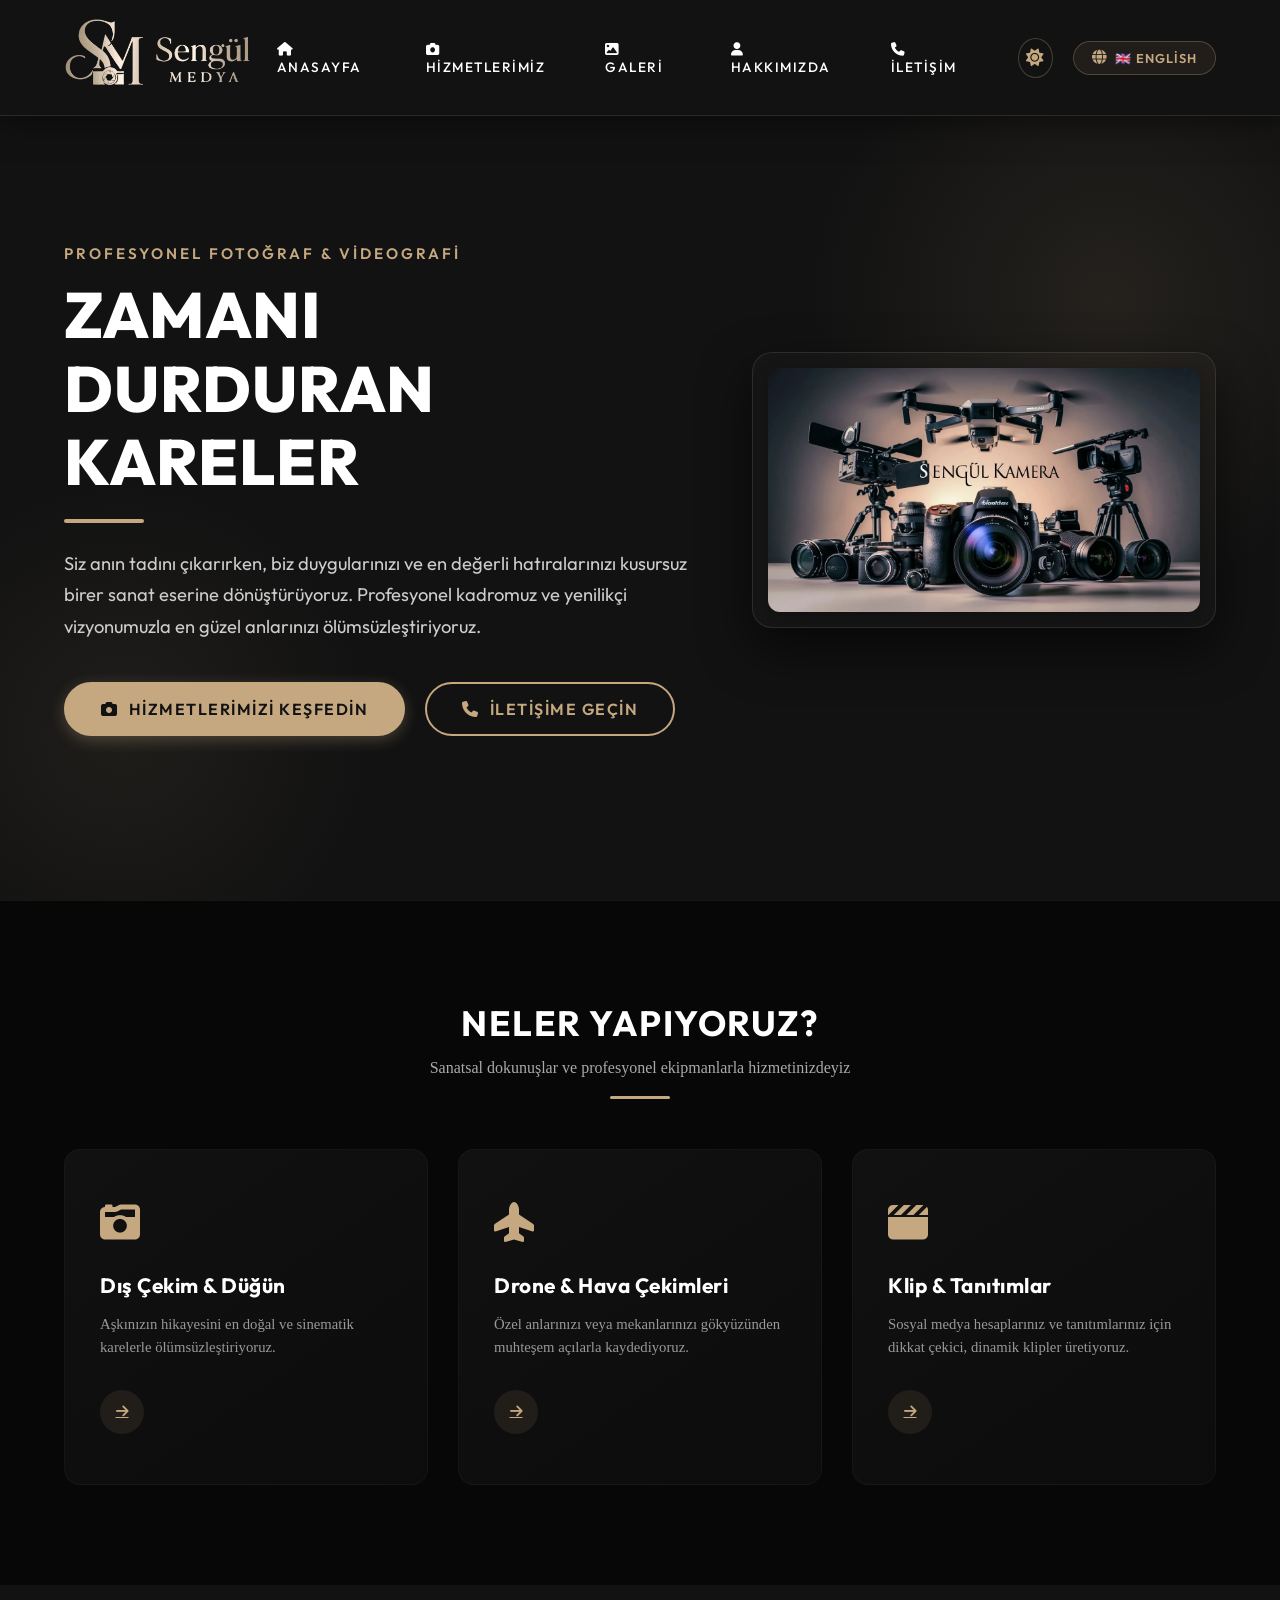
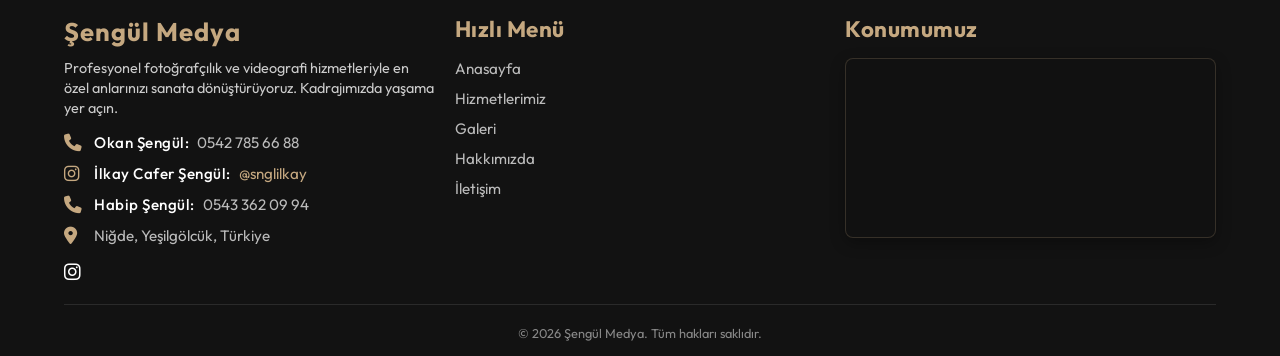
<file: index.html>
<!DOCTYPE html>
<html lang="tr">

<head>
    <meta charset="UTF-8">
    <meta name="viewport" content="width=device-width, initial-scale=1.0">
    <title>Şengül Medya — Profesyonel Fotoğrafçılık & Videografi</title>
    <meta name="description" content="Niğde merkezli Şengül Medya; düğün, nişan, drone çekimi ve reklam filmlerinde 20 yıllık tecrübesiyle en özel anlarınızı sanat eserine dönüştürüyor.">
    <meta name="keywords" content="fotoğrafçı, videografi, düğün çekimi, nişan, drone, Niğde, Şengül Medya">
    <meta name="author" content="Şengül Medya">
    <!-- Open Graph -->
    <meta property="og:title" content="Şengül Medya — Profesyonel Fotoğrafçılık">
    <meta property="og:description" content="Düğün, nişan, drone çekimi ve reklam filmlerinde 20 yıllık tecrübe. En özel anlarınızı ölümsüzleştiriyoruz.">
    <meta property="og:image" content="images/logo.png">
    <meta property="og:url" content="https://sengulmedya.com/">
    <meta property="og:type" content="website">
    <meta property="og:locale" content="tr_TR">
    <!-- Twitter Card -->
    <meta name="twitter:card" content="summary_large_image">
    <meta name="twitter:title" content="Şengül Medya — Profesyonel Fotoğrafçılık">
    <meta name="twitter:description" content="Niğde merkezli profesyonel fotoğraf & video prodüksiyon ajansı.">
    <meta name="twitter:image" content="images/logo.png">
    <link rel="preconnect" href="https://fonts.googleapis.com">
    <link rel="preconnect" href="https://fonts.gstatic.com" crossorigin>
    <link rel="preconnect" href="https://cdnjs.cloudflare.com" crossorigin>
    <link rel="stylesheet" href="css/style.css">
    <link rel="stylesheet" href="https://cdnjs.cloudflare.com/ajax/libs/font-awesome/6.7.1/css/all.min.css" media="print" onload="this.media='all'">
    <noscript><link rel="stylesheet" href="https://cdnjs.cloudflare.com/ajax/libs/font-awesome/6.7.1/css/all.min.css"></noscript>
    <link rel="icon" href="images/favicon.png" type="image/png">
    <link rel="stylesheet" href="https://fonts.googleapis.com/css2?family=Outfit:wght@300;400;500;600;700;800&display=swap" media="print" onload="this.media='all'">
    <noscript><link rel="stylesheet" href="https://fonts.googleapis.com/css2?family=Outfit:wght@300;400;500;600;700;800&display=swap"></noscript>
</head>

<body>

    <header>

        <div class="logo">
            <img src="images/logo.webp" alt="Şengül Medya" id="logo" width="752" height="332">
        </div>

        <div class="header-right">
            <div class="menu-toggle" id="mobile-menu">
                <i class="fa-solid fa-bars"></i>
            </div>
            <nav class="navbar">
                <ul class="navlist">
                    <li><a href="index.html"><i class="fa-solid fa-house"></i> <span data-i18n="nav.home">Anasayfa</span></a></li>
                    <li><a href="hizmetlerimiz.html"><i class="fa-solid fa-camera"></i> <span data-i18n="nav.services">Hizmetlerimiz</span></a></li>
                    <li><a href="galeri.html"><i class="fa-solid fa-image"></i> <span data-i18n="nav.gallery">Galeri</span></a></li>
                    <li><a href="hakkimizda.html"><i class="fa-solid fa-user"></i> <span data-i18n="nav.about">Hakkımızda</span></a></li>
                    <li><a href="iletisim.html"><i class="fa-solid fa-phone"></i> <span data-i18n="nav.contact">İletişim</span></a></li>
                </ul>
            </nav>

            <button id="theme-toggle-btn" aria-label="Koyu/Açık Tema Değiştir">
                <i class="fa-solid fa-sun"></i>
            </button>
            <button id="lang-toggle-btn" aria-label="Dil Değiştir / Change Language">
                <i class="fa-solid fa-globe"></i> 🇬🇧 English
            </button>
        </div>

    </header>



    <main>

        <section class="hero">
            <div class="hero-container">
                <div class="hero-text-content">
                    <span class="hero-tagline" data-i18n="hero.tagline">Profesyonel Fotoğraf &amp; Videografi</span>
                    <h1 class="hero-title" data-i18n="hero.title">ZAMANI DURDURAN KARELER</h1>
                    <div class="hero-divider"></div>
                    <p class="hero-desc" data-i18n="hero.desc">Siz anın tadını çıkarırken, biz duygularınızı ve en değerli hatıralarınızı kusursuz birer sanat eserine dönüştürüyoruz. Profesyonel kadromuz ve yenilikçi vizyonumuzla en güzel anlarınızı ölümsüzleştiriyoruz.</p>
                    <div class="hero-buttons">
                        <a href="hizmetlerimiz.html" class="btn btn-solid"><i class="fa-solid fa-camera"></i> <span data-i18n="hero.btn.services">Hizmetlerimizi Keşfedin</span></a>
                        <a href="iletisim.html" class="btn btn-outline"><i class="fa-solid fa-phone"></i> <span data-i18n="hero.btn.contact">İletişime Geçin</span></a>
                    </div>
                </div>
                <div class="hero-image-content">
                    <div class="hero-image-wrapper">
                        <img src="images/hero-bg.webp" alt="Şengül Medya Anasayfa Görseli" class="hero-img" fetchpriority="high" decoding="async" width="1280" height="720">
                    </div>
                </div>
            </div>
        </section>

        <!-- Neler Yapıyoruz? (Hızlı Hizmet Özetleri) -->
        <section class="quick-services-section">
            <div class="section-header">
                <h2 data-i18n="quick.title">Neler Yapıyoruz?</h2>
                <p class="section-subtitle" data-i18n="quick.subtitle">Sanatsal dokunuşlar ve profesyonel ekipmanlarla hizmetinizdeyiz</p>
                <div class="section-divider"></div>
            </div>
            <div class="quick-services-grid">
                <div class="quick-service-card">
                    <div class="qs-icon"><i class="fa-solid fa-camera-retro"></i></div>
                    <h3 data-i18n="quick.1.title">Dış Çekim &amp; Düğün</h3>
                    <p data-i18n="quick.1.desc">Aşkınızın hikayesini en doğal ve sinematik karelerle ölümsüzleştiriyoruz.</p>
                    <a href="hizmetlerimiz.html" class="qs-link"><i class="fa-solid fa-arrow-right"></i></a>
                </div>
                <div class="quick-service-card">
                    <div class="qs-icon"><i class="fa-solid fa-plane-up"></i></div>
                    <h3 data-i18n="quick.2.title">Drone &amp; Hava Çekimleri</h3>
                    <p data-i18n="quick.2.desc">Özel anlarınızı veya mekanlarınızı gökyüzünden muhteşem açılarla kaydediyoruz.</p>
                    <a href="hizmetlerimiz.html" class="qs-link"><i class="fa-solid fa-arrow-right"></i></a>
                </div>
                <div class="quick-service-card">
                    <div class="qs-icon"><i class="fa-solid fa-clapperboard"></i></div>
                    <h3 data-i18n="quick.3.title">Klip &amp; Tanıtımlar</h3>
                    <p data-i18n="quick.3.desc">Sosyal medya hesaplarınız ve tanıtımlarınız için dikkat çekici, dinamik klipler üretiyoruz.</p>
                    <a href="hizmetlerimiz.html" class="qs-link"><i class="fa-solid fa-arrow-right"></i></a>
                </div>
            </div>
        </section>

    </main>

    <footer class="footer">
        <div class="footer-container">
            <div class="footer-info">
                <h2 data-i18n="brand.name">Şengül Medya</h2>
                <p class="footer-desc" data-i18n="footer.desc">Profesyonel fotoğrafçılık ve videografi hizmetleriyle en özel anlarınızı sanata
                    dönüştürüyoruz. Kadrajımızda yaşama yer açın.</p>

                <div class="contact-info">
                    <p><i class="fa-solid fa-phone"></i> <strong>Okan Şengül:</strong> 0542 785 66 88</p>
                    <p><i class="fa-brands fa-instagram"></i> <strong>İlkay Cafer Şengül:</strong> <a href="https://www.instagram.com/snglilkay/" target="_blank">@snglilkay</a></p>
                    <p><i class="fa-solid fa-phone"></i> <strong>Habip Şengül:</strong> 0543 362 09 94</p>
                    <p><i class="fa-solid fa-location-dot"></i> <span data-i18n="footer.address">Niğde, Yeşilgölcük, Türkiye</span></p>
                </div>

                <div class="social-icons">
                    <a href="https://www.instagram.com/sengulmedya/" target="_blank"><i class="fa-brands fa-instagram"></i></a>
                </div>
            </div>

            <div class="footer-nav">
                <h3 data-i18n="footer.quickmenu">Hızlı Menü</h3>
                <ul>
                    <li><a href="index.html" data-i18n="nav.home">Anasayfa</a></li>
                    <li><a href="hizmetlerimiz.html" data-i18n="nav.services">Hizmetlerimiz</a></li>
                    <li><a href="galeri.html" data-i18n="nav.gallery">Galeri</a></li>
                    <li><a href="hakkimizda.html" data-i18n="nav.about">Hakkımızda</a></li>
                    <li><a href="iletisim.html" data-i18n="nav.contact">İletişim</a></li>
                </ul>
            </div>

            <div class="footer-map">
                <h3 data-i18n="footer.location">Konumumuz</h3>
                <div class="map-placeholder" id="map-placeholder" data-src="https://maps.google.com/maps?q=38.228377,34.775056&hl=tr&z=19&output=embed"></div>
            </div>
        </div>

        <div class="footer-bottom">
            <p data-i18n="footer.rights">© 2026 Şengül Medya. Tüm hakları saklıdır.</p>
        </div>
    </footer>




    <script src="js/app.js" defer></script>
    <script src="js/lang.js" defer></script>

</body>


</html>
</file>
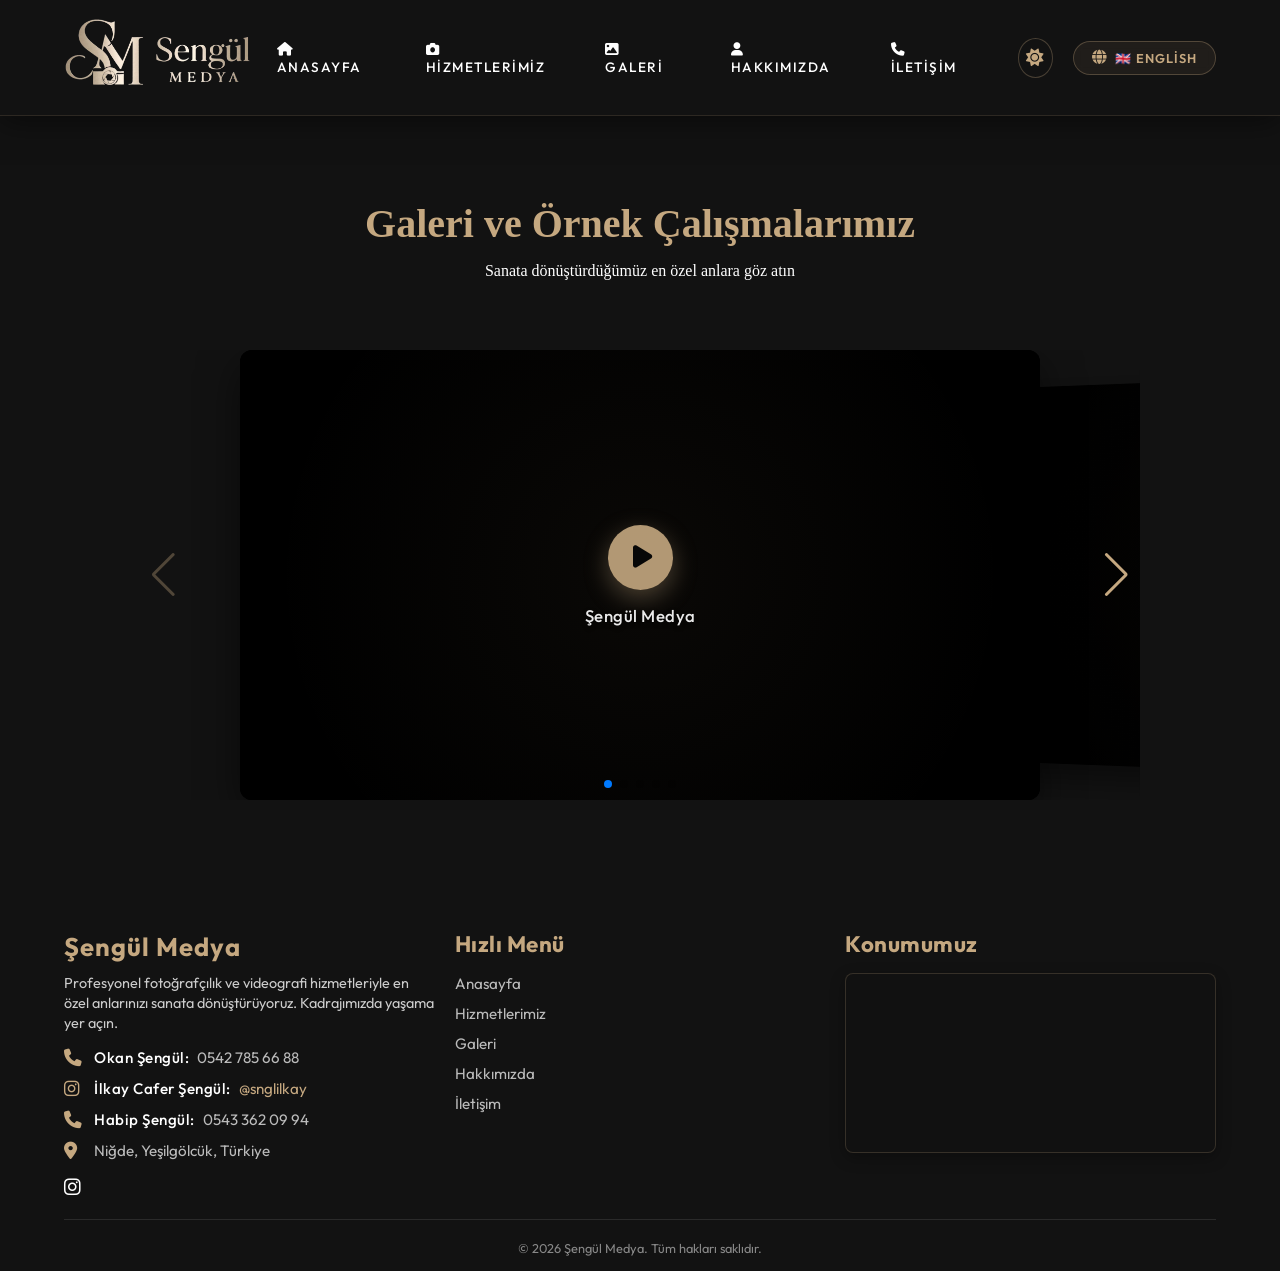
<file: galeri.html>
<!DOCTYPE html>
<html lang="tr">

<head>
    <meta charset="UTF-8">
    <meta name="viewport" content="width=device-width, initial-scale=1.0">
    <title>Galeri — Şengül Medya</title>
    <meta name="description"
        content="Şengül Medya örnek çalışmaları: düğün, nişan ve sinematik video çekimlerinden seçme kareler.">
    <meta property="og:title" content="Galeri — Şengül Medya">
    <meta property="og:description" content="Sanata dönüştürdüğümüz en özel anlara göz atın.">
    <meta property="og:image" content="images/logo.png">
    <meta property="og:type" content="website">
    <link rel="preconnect" href="https://fonts.googleapis.com">
    <link rel="preconnect" href="https://fonts.gstatic.com" crossorigin>
    <link rel="preconnect" href="https://cdnjs.cloudflare.com" crossorigin>
    <link rel="stylesheet" href="css/style.css">
    <link rel="stylesheet" href="https://cdnjs.cloudflare.com/ajax/libs/font-awesome/6.7.1/css/all.min.css" media="print" onload="this.media='all'">
    <noscript><link rel="stylesheet" href="https://cdnjs.cloudflare.com/ajax/libs/font-awesome/6.7.1/css/all.min.css"></noscript>
    <link rel="icon" href="images/favicon.png" type="image/png">
    <link rel="stylesheet" href="https://fonts.googleapis.com/css2?family=Outfit:wght@300;400;500;600;700;800&display=swap" media="print" onload="this.media='all'">
    <noscript><link rel="stylesheet" href="https://fonts.googleapis.com/css2?family=Outfit:wght@300;400;500;600;700;800&display=swap"></noscript>
    <link rel="stylesheet" href="https://cdn.jsdelivr.net/npm/swiper@11/swiper-bundle.min.css" media="print" onload="this.media='all'" />
</head>

<body>

    <header>

        <div class="logo">
            <!--firma logomuz buraya-->
            <img src="images/logo.webp" alt="Şengül Medya" id="logo" width="752" height="332">
        </div>

        <div class="header-right">
            <div class="menu-toggle" id="mobile-menu">
                <i class="fa-solid fa-bars"></i>
            </div>
            <nav class="navbar">
                <ul class="navlist">
                    <li><a href="index.html"><i class="fa-solid fa-house"></i> <span
                                data-i18n="nav.home">Anasayfa</span></a></li>
                    <li><a href="hizmetlerimiz.html"><i class="fa-solid fa-camera"></i> <span
                                data-i18n="nav.services">Hizmetlerimiz</span></a></li>
                    <li><a href="galeri.html"><i class="fa-solid fa-image"></i> <span
                                data-i18n="nav.gallery">Galeri</span></a></li>
                    <li><a href="hakkimizda.html"><i class="fa-solid fa-user"></i> <span
                                data-i18n="nav.about">Hakkımızda</span></a></li>
                    <li><a href="iletisim.html"><i class="fa-solid fa-phone"></i> <span
                                data-i18n="nav.contact">İletişim</span></a></li>
                </ul>
            </nav>

            <button id="theme-toggle-btn" aria-label="Koyu/Açık Tema Değiştir">
                <i class="fa-solid fa-sun"></i>
            </button>
            <button id="lang-toggle-btn" aria-label="Dil Değiştir / Change Language">
                <i class="fa-solid fa-globe"></i> 🇬🇧 English
            </button>
        </div>

    </header>



    <main>
        <section class="page-header">
            <h1 data-i18n="gallery.title">Galeri ve Örnek Çalışmalarımız</h1>
            <p data-i18n="gallery.subtitle">Sanata dönüştürdüğümüz en özel anlara göz atın</p>
        </section>

        <section class="page-content gallery-page-content">
            <div class="gallery-category gallery-category-custom">
                <div class="swiper mySwiper">
                    <div class="swiper-wrapper">
                        <!-- Video Slayt 1 -->
                        <div class="swiper-slide"
                            data-video-url="https://drive.google.com/file/d/1FcMQKyaAVc6nvqpoub2T8xUccy-T5re1/preview">
                            <div class="video-wrapper">
                                <div class="video-cover">
                                    <div class="play-btn-circle">
                                        <i class="fa-solid fa-play"></i>
                                    </div>
                                    <span class="video-cover-title" data-i18n="gallery.video1">Şengül Medya </span>
                                </div>
                            </div>
                        </div>
                        <!-- Video Slayt 2 -->
                        <div class="swiper-slide"
                            data-video-url="https://drive.google.com/file/d/15uFHkGII4806DQw8H1mK1tpw8z9UqlxX/preview">
                            <div class="video-wrapper">
                                <div class="video-cover">
                                    <div class="play-btn-circle">
                                        <i class="fa-solid fa-play"></i>
                                    </div>
                                    <span class="video-cover-title" data-i18n="gallery.video2">Şengül Medya </span>
                                </div>
                            </div>
                        </div>
                        <!-- Video Slayt 3 -->
                        <div class="swiper-slide"
                            data-video-url="https://drive.google.com/file/d/1Vi9phE5mtTFOT8AmQqbk4OB6jO8jEuk8/preview">
                            <div class="video-wrapper">
                                <div class="video-cover">
                                    <div class="play-btn-circle">
                                        <i class="fa-solid fa-play"></i>
                                    </div>
                                    <span class="video-cover-title" data-i18n="gallery.video3">Şengül Medya </span>
                                </div>
                            </div>
                        </div>
                        <!-- Video Slayt 4 -->
                        <div class="swiper-slide"
                            data-video-url="https://drive.google.com/file/d/18jtx8qo1WiqSj3N6TGFF2edjMqW8Q7c0/preview">
                            <div class="video-wrapper">
                                <div class="video-cover">
                                    <div class="play-btn-circle">
                                        <i class="fa-solid fa-play"></i>
                                    </div>
                                    <span class="video-cover-title" data-i18n="gallery.video4">Şengül Medya </span>
                                </div>
                            </div>
                        </div>
                        <!-- Video Slayt 5 -->
                        <div class="swiper-slide"
                            data-video-url="https://drive.google.com/file/d/16VMP2UnOsLVNr8PYNnPdYviAxK6V23O1/preview">
                            <div class="video-wrapper">
                                <div class="video-cover">
                                    <div class="play-btn-circle">
                                        <i class="fa-solid fa-play"></i>
                                    </div>
                                    <span class="video-cover-title" data-i18n="gallery.video5">Şengül Medya </span>
                                </div>
                            </div>
                        </div>
                    </div>
                    <!-- Swiper Navigasyon Butonları -->
                    <div class="swiper-button-next"></div>
                    <div class="swiper-button-prev"></div>
                    <div class="swiper-pagination"></div>
                </div>
            </div>
        </section>
    </main>

    <footer class="footer">
        <div class="footer-container">
            <div class="footer-info">
                <h2 data-i18n="brand.name">Şengül Medya</h2>
                <p class="footer-desc" data-i18n="footer.desc">Profesyonel fotoğrafçılık ve videografi hizmetleriyle en
                    özel anlarınızı sanata
                    dönüştürüyoruz. Kadrajımızda yaşama yer açın.</p>

                <div class="contact-info">
                    <p><i class="fa-solid fa-phone"></i> <strong>Okan Şengül:</strong> 0542 785 66 88</p>
                    <p><i class="fa-brands fa-instagram"></i> <strong>İlkay Cafer Şengül:</strong> <a
                            href="https://www.instagram.com/snglilkay/" target="_blank">@snglilkay</a></p>
                    <p><i class="fa-solid fa-phone"></i> <strong>Habip Şengül:</strong> 0543 362 09 94</p>
                    <p><i class="fa-solid fa-location-dot"></i> <span data-i18n="footer.address">Niğde, Yeşilgölcük, Türkiye</span></p>
                </div>

                <div class="social-icons">
                    <a href="https://www.instagram.com/sengulmedya/" target="_blank"><i class="fa-brands fa-instagram"></i></a>
                </div>
            </div>

            <div class="footer-nav">
                <h3 data-i18n="footer.quickmenu">Hızlı Menü</h3>
                <ul>
                    <li><a href="index.html" data-i18n="nav.home">Anasayfa</a></li>
                    <li><a href="hizmetlerimiz.html" data-i18n="nav.services">Hizmetlerimiz</a></li>
                    <li><a href="galeri.html" data-i18n="nav.gallery">Galeri</a></li>
                    <li><a href="hakkimizda.html" data-i18n="nav.about">Hakkımızda</a></li>
                    <li><a href="iletisim.html" data-i18n="nav.contact">İletişim</a></li>
                </ul>
            </div>

            <div class="footer-map">
                <h3 data-i18n="footer.location">Konumumuz</h3>
                <div class="map-placeholder" id="map-placeholder" data-src="https://maps.google.com/maps?q=38.228377,34.775056&hl=tr&z=19&output=embed"></div>
            </div>
        </div>

        <div class="footer-bottom">
            <p data-i18n="footer.rights">© 2026 Şengül Medya. Tüm hakları saklıdır.</p>
        </div>
    </footer>




    <script src="js/app.js" defer></script>
    <script src="js/lang.js" defer></script>

    <!-- Swiper JS -->
    <script src="https://cdn.jsdelivr.net/npm/swiper@11/swiper-bundle.min.js" defer></script>
    <script src="js/gallery.js" defer></script>
</body>


</html>
</file>
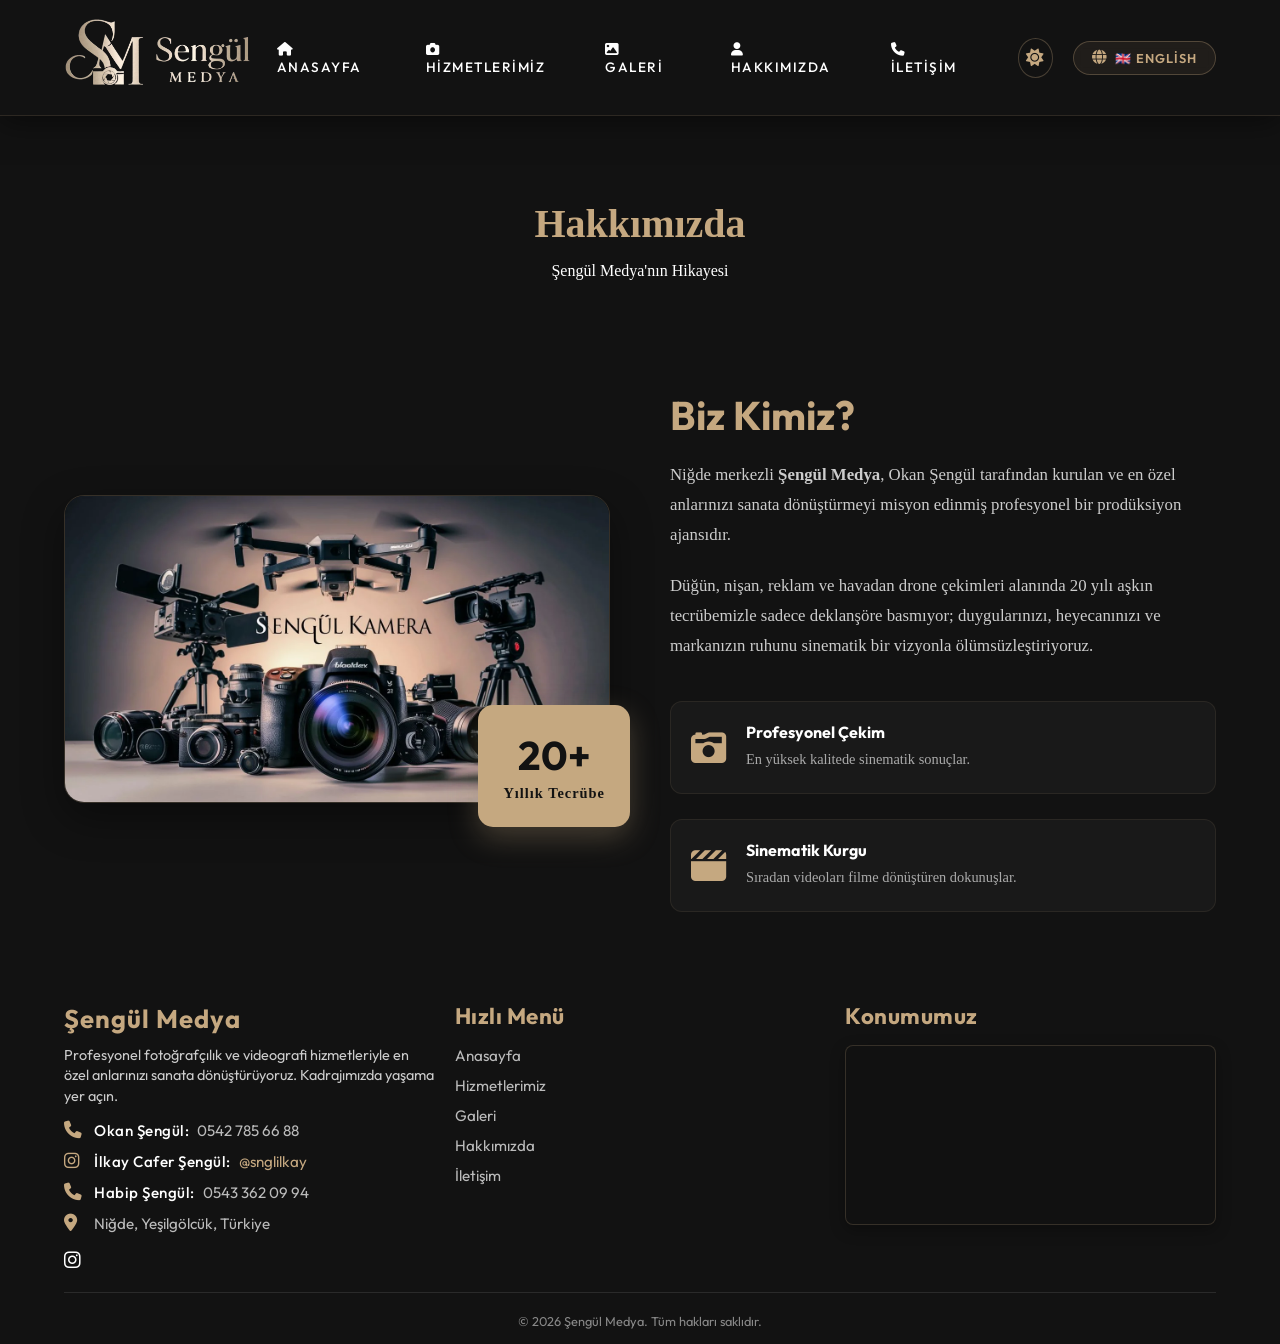
<file: hakkimizda.html>
<!DOCTYPE html>
<html lang="tr">

<head>
    <meta charset="UTF-8">
    <meta name="viewport" content="width=device-width, initial-scale=1.0">
    <title>Hakkımızda — Şengül Medya</title>
    <meta name="description" content="20 yıllık tecrübesiyle Niğde merkezli Şengül Medya ekibini tanıyın. Düğün, nişan ve sinematik video çekimlerinde uzman prodüksiyon ajansı.">
    <meta property="og:title" content="Hakkımızda — Şengül Medya">
    <meta property="og:description" content="20 yıllık tecrübesiyle Şengül Medya ekibini tanıyın.">
    <meta property="og:image" content="images/logo.png">
    <meta property="og:type" content="website">
    <link rel="preconnect" href="https://fonts.googleapis.com">
    <link rel="preconnect" href="https://fonts.gstatic.com" crossorigin>
    <link rel="preconnect" href="https://cdnjs.cloudflare.com" crossorigin>
    <link rel="stylesheet" href="css/style.css">
    <link rel="stylesheet" href="https://cdnjs.cloudflare.com/ajax/libs/font-awesome/6.7.1/css/all.min.css" media="print" onload="this.media='all'">
    <noscript><link rel="stylesheet" href="https://cdnjs.cloudflare.com/ajax/libs/font-awesome/6.7.1/css/all.min.css"></noscript>
    <link rel="icon" href="images/favicon.png" type="image/png">
    <link rel="stylesheet" href="https://fonts.googleapis.com/css2?family=Outfit:wght@300;400;500;600;700;800&display=swap" media="print" onload="this.media='all'">
    <noscript><link rel="stylesheet" href="https://fonts.googleapis.com/css2?family=Outfit:wght@300;400;500;600;700;800&display=swap"></noscript>
</head>

<body>

    <header>

        <div class="logo">
            <!--firma logomuz buraya-->
            <img src="images/logo.webp" alt="Şengül Medya" id="logo" width="752" height="332">
        </div>

        <div class="header-right">
            <div class="menu-toggle" id="mobile-menu">
                <i class="fa-solid fa-bars"></i>
            </div>
            <nav class="navbar">
                <ul class="navlist">
                    <li><a href="index.html"><i class="fa-solid fa-house"></i> <span data-i18n="nav.home">Anasayfa</span></a></li>
                    <li><a href="hizmetlerimiz.html"><i class="fa-solid fa-camera"></i> <span data-i18n="nav.services">Hizmetlerimiz</span></a></li>
                    <li><a href="galeri.html"><i class="fa-solid fa-image"></i> <span data-i18n="nav.gallery">Galeri</span></a></li>
                    <li><a href="hakkimizda.html"><i class="fa-solid fa-user"></i> <span data-i18n="nav.about">Hakkımızda</span></a></li>
                    <li><a href="iletisim.html"><i class="fa-solid fa-phone"></i> <span data-i18n="nav.contact">İletişim</span></a></li>
                </ul>
            </nav>

            <button id="theme-toggle-btn" aria-label="Koyu/Açık Tema Değiştir">
                <i class="fa-solid fa-sun"></i>
            </button>
            <button id="lang-toggle-btn" aria-label="Dil Değiştir / Change Language">
                <i class="fa-solid fa-globe"></i> 🇬🇧 English
            </button>
        </div>

    </header>



    <main>
        <section class="page-header">
            <h1 data-i18n="about.title">Hakkımızda</h1>
            <p data-i18n="about.subtitle">Şengül Medya'nın Hikayesi</p>
        </section>
        <section class="about-section">
            <div class="about-container">
                <div class="about-image">
                    <img src="images/hero-bg.webp" alt="Şengül Medya Ekibimiz" fetchpriority="high" decoding="async" width="1280" height="720">
                    <div class="about-experience">
                        <h3 data-i18n="about.exp.years">20+</h3>
                        <p data-i18n="about.exp.label">Yıllık Tecrübe</p>
                    </div>
                </div>
                <div class="about-text">
                    <h2 data-i18n="about.who">Biz Kimiz?</h2>
                    <p data-i18n="about.p1">Niğde merkezli <strong>Şengül Medya</strong>, Okan Şengül tarafından kurulan ve en özel
                        anlarınızı sanata dönüştürmeyi misyon edinmiş profesyonel bir prodüksiyon ajansıdır.</p>
                    <p data-i18n="about.p2">Düğün, nişan, reklam ve havadan drone çekimleri alanında 20 yılı aşkın tecrübemizle sadece
                        deklanşöre basmıyor; duygularınızı, heyecanınızı ve markanızın ruhunu sinematik bir vizyonla
                        ölümsüzleştiriyoruz.</p>

                    <div class="about-features">
                        <div class="feature">
                            <i class="fa-solid fa-camera-retro"></i>
                            <div>
                                <h4 data-i18n="about.feat1.title">Profesyonel Çekim</h4>
                                <p data-i18n="about.feat1.desc">En yüksek kalitede sinematik sonuçlar.</p>
                            </div>
                        </div>
                        <div class="feature">
                            <i class="fa-solid fa-clapperboard"></i>
                            <div>
                                <h4 data-i18n="about.feat2.title">Sinematik Kurgu</h4>
                                <p data-i18n="about.feat2.desc">Sıradan videoları filme dönüştüren dokunuşlar.</p>
                            </div>
                        </div>
                    </div>
                </div>
            </div>
        </section>
    </main>

    <footer class="footer">
        <div class="footer-container">
            <div class="footer-info">
                <h2 data-i18n="brand.name">Şengül Medya</h2>
                <p class="footer-desc" data-i18n="footer.desc">Profesyonel fotoğrafçılık ve videografi hizmetleriyle en özel anlarınızı sanata
                    dönüştürüyoruz. Kadrajımızda yaşama yer açın.</p>

                <div class="contact-info">
                    <p><i class="fa-solid fa-phone"></i> <strong>Okan Şengül:</strong> 0542 785 66 88</p>
                    <p><i class="fa-brands fa-instagram"></i> <strong>İlkay Cafer Şengül:</strong> <a href="https://www.instagram.com/snglilkay/" target="_blank">@snglilkay</a></p>
                    <p><i class="fa-solid fa-phone"></i> <strong>Habip Şengül:</strong> 0543 362 09 94</p>
                    <p><i class="fa-solid fa-location-dot"></i> <span data-i18n="footer.address">Niğde, Yeşilgölcük, Türkiye</span></p>
                </div>

                <div class="social-icons">
                    <a href="https://www.instagram.com/sengulmedya/" target="_blank"><i class="fa-brands fa-instagram"></i></a>
                </div>
            </div>

            <div class="footer-nav">
                <h3 data-i18n="footer.quickmenu">Hızlı Menü</h3>
                <ul>
                    <li><a href="index.html" data-i18n="nav.home">Anasayfa</a></li>
                    <li><a href="hizmetlerimiz.html" data-i18n="nav.services">Hizmetlerimiz</a></li>
                    <li><a href="galeri.html" data-i18n="nav.gallery">Galeri</a></li>
                    <li><a href="hakkimizda.html" data-i18n="nav.about">Hakkımızda</a></li>
                    <li><a href="iletisim.html" data-i18n="nav.contact">İletişim</a></li>
                </ul>
            </div>

            <div class="footer-map">
                <h3 data-i18n="footer.location">Konumumuz</h3>
                <div class="map-placeholder" id="map-placeholder" data-src="https://maps.google.com/maps?q=38.228377,34.775056&hl=tr&z=19&output=embed"></div>
            </div>
        </div>

        <div class="footer-bottom">
            <p data-i18n="footer.rights">© 2026 Şengül Medya. Tüm hakları saklıdır.</p>
        </div>
    </footer>




    <script src="js/app.js" defer></script>
    <script src="js/lang.js" defer></script>

</body>


</html>
</file>
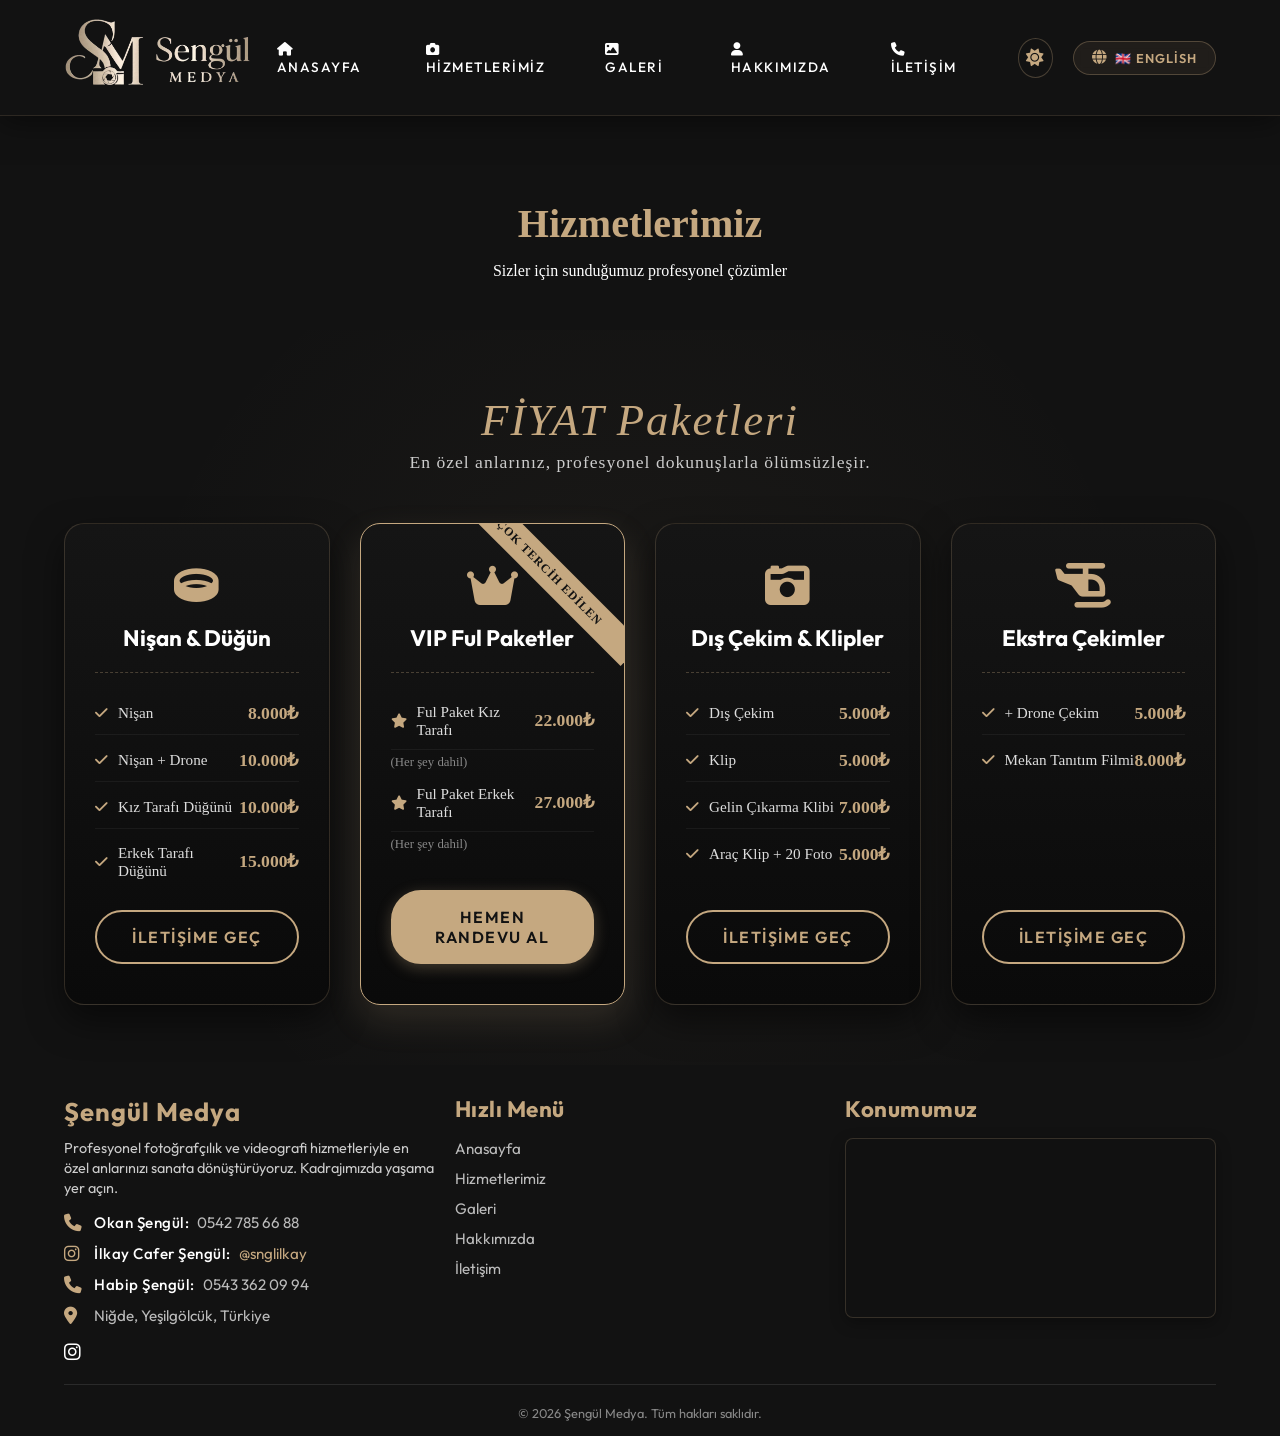
<file: hizmetlerimiz.html>
<!DOCTYPE html>
<html lang="tr">

<head>
    <meta charset="UTF-8">
    <meta name="viewport" content="width=device-width, initial-scale=1.0">
    <title>Hizmetlerimiz ve Fiyatlar — Şengül Medya</title>
    <meta name="description" content="Düğün, nişan, drone, klip çekimi ve daha fazlası. Şengül Medya fiyat paketleri ve profesyonel çekim hizmetleri.">
    <meta property="og:title" content="Hizmetlerimiz — Şengül Medya">
    <meta property="og:description" content="Düğün, nişan, drone çekimi ve fiyat paketleri.">
    <meta property="og:image" content="images/logo.png">
    <meta property="og:type" content="website">
    <link rel="preconnect" href="https://fonts.googleapis.com">
    <link rel="preconnect" href="https://fonts.gstatic.com" crossorigin>
    <link rel="preconnect" href="https://cdnjs.cloudflare.com" crossorigin>
    <link rel="stylesheet" href="css/style.css">
    <link rel="stylesheet" href="https://cdnjs.cloudflare.com/ajax/libs/font-awesome/6.7.1/css/all.min.css" media="print" onload="this.media='all'">
    <noscript><link rel="stylesheet" href="https://cdnjs.cloudflare.com/ajax/libs/font-awesome/6.7.1/css/all.min.css"></noscript>
    <link rel="icon" href="images/favicon.png" type="image/png">
    <link rel="stylesheet" href="https://fonts.googleapis.com/css2?family=Outfit:wght@300;400;500;600;700;800&display=swap" media="print" onload="this.media='all'">
    <noscript><link rel="stylesheet" href="https://fonts.googleapis.com/css2?family=Outfit:wght@300;400;500;600;700;800&display=swap"></noscript>
</head>

<body>

    <header>

        <div class="logo">
            <!--firma logomuz buraya-->
            <img src="images/logo.webp" alt="Şengül Medya" id="logo" width="752" height="332">
        </div>

        <div class="header-right">
            <div class="menu-toggle" id="mobile-menu">
                <i class="fa-solid fa-bars"></i>
            </div>
            <nav class="navbar">
                <ul class="navlist">
                    <li><a href="index.html"><i class="fa-solid fa-house"></i> <span data-i18n="nav.home">Anasayfa</span></a></li>
                    <li><a href="hizmetlerimiz.html"><i class="fa-solid fa-camera"></i> <span data-i18n="nav.services">Hizmetlerimiz</span></a></li>
                    <li><a href="galeri.html"><i class="fa-solid fa-image"></i> <span data-i18n="nav.gallery">Galeri</span></a></li>
                    <li><a href="hakkimizda.html"><i class="fa-solid fa-user"></i> <span data-i18n="nav.about">Hakkımızda</span></a></li>
                    <li><a href="iletisim.html"><i class="fa-solid fa-phone"></i> <span data-i18n="nav.contact">İletişim</span></a></li>
                </ul>
            </nav>

            <button id="theme-toggle-btn" aria-label="Koyu/Açık Tema Değiştir">
                <i class="fa-solid fa-sun"></i>
            </button>
            <button id="lang-toggle-btn" aria-label="Dil Değiştir / Change Language">
                <i class="fa-solid fa-globe"></i> 🇬🇧 English
            </button>
        </div>

    </header>



    <main>
        <section class="page-header">
            <h1 data-i18n="services.title">Hizmetlerimiz</h1>
            <p data-i18n="services.subtitle">Sizler için sunduğumuz profesyonel çözümler</p>
        </section>


        <section class="pricing-section">
            <div class="pricing-header">
                <h2><span data-i18n="pricing.title">FİYAT</span> <span data-i18n="pricing.title.span">Paketleri</span></h2>
                <p data-i18n="pricing.subtitle">En özel anlarınız, profesyonel dokunuşlarla ölümsüzleşir.</p>
            </div>

            <div class="pricing-cards-grid">
                
                <!-- Kart 1: Düğün & Nişan -->
                <div class="pricing-card">
                    <div class="pricing-card-header">
                        <i class="fa-solid fa-ring"></i>
                        <h3 data-i18n="card1.title">Nişan &amp; Düğün</h3>
                    </div>
                    <ul class="pricing-card-features">
                        <li>
                            <span class="feature-name"><i class="fa-solid fa-check"></i> <span data-i18n="card1.f1">Nişan</span></span>
                            <span class="feature-price">8.000₺</span>
                        </li>
                        <li>
                            <span class="feature-name"><i class="fa-solid fa-check"></i> <span data-i18n="card1.f2">Nişan + Drone</span></span>
                            <span class="feature-price">10.000₺</span>
                        </li>
                        <li>
                            <span class="feature-name"><i class="fa-solid fa-check"></i> <span data-i18n="card1.f3">Kız Tarafı Düğünü</span></span>
                            <span class="feature-price">10.000₺</span>
                        </li>
                        <li>
                            <span class="feature-name"><i class="fa-solid fa-check"></i> <span data-i18n="card1.f4">Erkek Tarafı Düğünü</span></span>
                            <span class="feature-price">15.000₺</span>
                        </li>
                    </ul>
                    <a href="iletisim.html" class="btn btn-outline" data-i18n="card1.btn">İletişime Geç</a>
                </div>

                <!-- Kart 2: Premium (VIP) -->
                <div class="pricing-card premium">
                    <div class="pricing-card-header">
                        <i class="fa-solid fa-crown"></i>
                        <h3 data-i18n="card2.title">VIP Ful Paketler</h3>
                    </div>
                    <ul class="pricing-card-features">
                        <li>
                            <span class="feature-name"><i class="fa-solid fa-star"></i> <span data-i18n="card2.f1">Ful Paket Kız Tarafı</span></span>
                            <span class="feature-price">22.000₺</span>
                        </li>
                        <li class="pricing-feature-note" data-i18n="card2.f1.note">(Her şey dahil)</li>
                        
                        <li class="pricing-feature-spaced">
                            <span class="feature-name"><i class="fa-solid fa-star"></i> <span data-i18n="card2.f2">Ful Paket Erkek Tarafı</span></span>
                            <span class="feature-price">27.000₺</span>
                        </li>
                        <li class="pricing-feature-note" data-i18n="card2.f2.note">(Her şey dahil)</li>
                    </ul>
                    <a href="iletisim.html" class="btn btn-solid" data-i18n="card2.btn">Hemen Randevu Al</a>
                </div>

                <!-- Kart 3: Dış Çekim & Klipler -->
                <div class="pricing-card">
                    <div class="pricing-card-header">
                        <i class="fa-solid fa-camera-retro"></i>
                        <h3 data-i18n="card3.title">Dış Çekim &amp; Klipler</h3>
                    </div>
                    <ul class="pricing-card-features">
                        <li>
                            <span class="feature-name"><i class="fa-solid fa-check"></i> <span data-i18n="card3.f1">Dış Çekim</span></span>
                            <span class="feature-price">5.000₺</span>
                        </li>
                        <li>
                            <span class="feature-name"><i class="fa-solid fa-check"></i> <span data-i18n="card3.f2">Klip</span></span>
                            <span class="feature-price">5.000₺</span>
                        </li>
                        <li>
                            <span class="feature-name"><i class="fa-solid fa-check"></i> <span data-i18n="card3.f3">Gelin Çıkarma Klibi</span></span>
                            <span class="feature-price">7.000₺</span>
                        </li>
                        <li>
                            <span class="feature-name"><i class="fa-solid fa-check"></i> <span data-i18n="card3.f4">Araç Klip + 20 Foto</span></span>
                            <span class="feature-price">5.000₺</span>
                        </li>
                    </ul>
                    <a href="iletisim.html" class="btn btn-outline" data-i18n="card3.btn">İletişime Geç</a>
                </div>

                <!-- Kart 4: Ekstra & Ticari -->
                <div class="pricing-card">
                    <div class="pricing-card-header">
                        <i class="fa-solid fa-helicopter"></i>
                        <h3 data-i18n="card4.title">Ekstra Çekimler</h3>
                    </div>
                    <ul class="pricing-card-features">
                        <li>
                            <span class="feature-name"><i class="fa-solid fa-check"></i> <span data-i18n="card4.f1">+ Drone Çekim</span></span>
                            <span class="feature-price">5.000₺</span>
                        </li>
                        <li>
                            <span class="feature-name"><i class="fa-solid fa-check"></i> <span data-i18n="card4.f2">Mekan Tanıtım Filmi</span></span>
                            <span class="feature-price">8.000₺</span>
                        </li>
                    </ul>
                    <a href="iletisim.html" class="btn btn-outline" data-i18n="card4.btn">İletişime Geç</a>
                </div>

            </div>
        </section>

    </main>

    <footer class="footer">
        <div class="footer-container">
            <div class="footer-info">
                <h2 data-i18n="brand.name">Şengül Medya</h2>
                <p class="footer-desc" data-i18n="footer.desc">Profesyonel fotoğrafçılık ve videografi hizmetleriyle en özel anlarınızı sanata
                    dönüştürüyoruz. Kadrajımızda yaşama yer açın.</p>

                <div class="contact-info">
                    <p><i class="fa-solid fa-phone"></i> <strong>Okan Şengül:</strong> 0542 785 66 88</p>
                    <p><i class="fa-brands fa-instagram"></i> <strong>İlkay Cafer Şengül:</strong> <a href="https://www.instagram.com/snglilkay/" target="_blank">@snglilkay</a></p>
                    <p><i class="fa-solid fa-phone"></i> <strong>Habip Şengül:</strong> 0543 362 09 94</p>
                    <p><i class="fa-solid fa-location-dot"></i> <span data-i18n="footer.address">Niğde, Yeşilgölcük, Türkiye</span></p>
                </div>

                <div class="social-icons">
                    <a href="https://www.instagram.com/sengulmedya/" target="_blank"><i class="fa-brands fa-instagram"></i></a>
                </div>
            </div>

            <div class="footer-nav">
                <h3 data-i18n="footer.quickmenu">Hızlı Menü</h3>
                <ul>
                    <li><a href="index.html" data-i18n="nav.home">Anasayfa</a></li>
                    <li><a href="hizmetlerimiz.html" data-i18n="nav.services">Hizmetlerimiz</a></li>
                    <li><a href="galeri.html" data-i18n="nav.gallery">Galeri</a></li>
                    <li><a href="hakkimizda.html" data-i18n="nav.about">Hakkımızda</a></li>
                    <li><a href="iletisim.html" data-i18n="nav.contact">İletişim</a></li>
                </ul>
            </div>

            <div class="footer-map">
                <h3 data-i18n="footer.location">Konumumuz</h3>
                <div class="map-placeholder" id="map-placeholder" data-src="https://maps.google.com/maps?q=38.228377,34.775056&hl=tr&z=19&output=embed"></div>
            </div>
        </div>

        <div class="footer-bottom">
            <p data-i18n="footer.rights">© 2026 Şengül Medya. Tüm hakları saklıdır.</p>
        </div>
    </footer>




    <script src="js/app.js" defer></script>
    <script src="js/lang.js" defer></script>

</body>


</html>
</file>
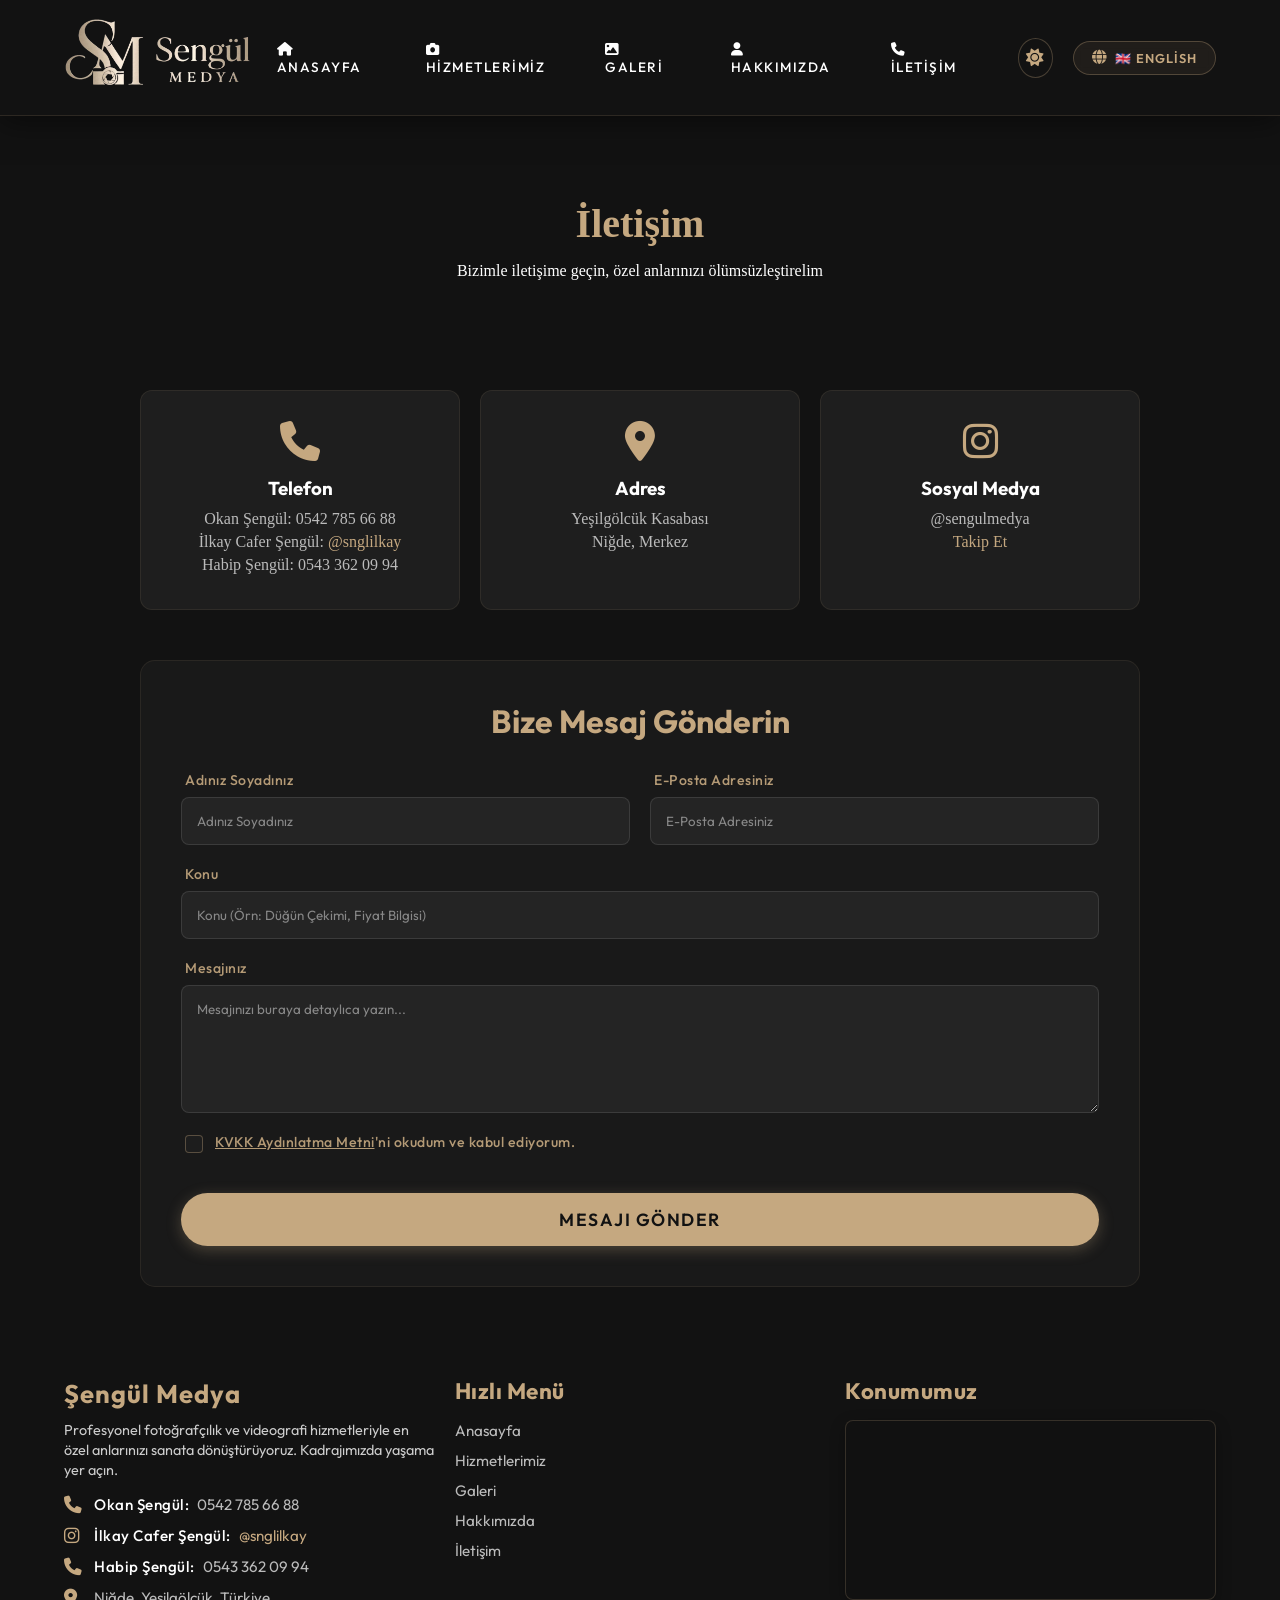
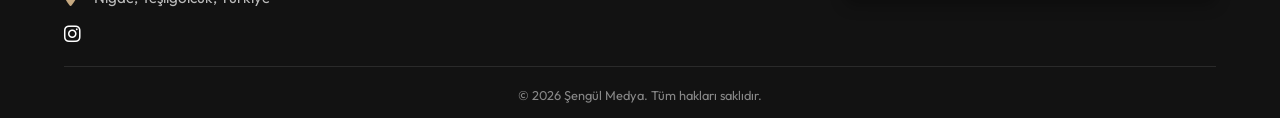
<file: iletisim.html>
<!DOCTYPE html>
<html lang="tr">

<head>
    <meta charset="UTF-8">
    <meta name="viewport" content="width=device-width, initial-scale=1.0">
    <title>İletişim — Şengül Medya</title>
    <meta name="description" content="Şengül Medya ile iletisime geçin. Düğün, nişan ve özel çekim talepleriniz için bize ulaşın. Niğde, Yeşilgölcük.">
    <meta property="og:title" content="İletişim — Şengül Medya">
    <meta property="og:description" content="Fotoğraf ve video çekim talepleriniz için bize ulaşın.">
    <meta property="og:image" content="images/logo.png">
    <meta property="og:type" content="website">
    <link rel="preconnect" href="https://fonts.googleapis.com">
    <link rel="preconnect" href="https://fonts.gstatic.com" crossorigin>
    <link rel="preconnect" href="https://cdnjs.cloudflare.com" crossorigin>
    <link rel="stylesheet" href="css/style.css">
    <link rel="stylesheet" href="https://cdnjs.cloudflare.com/ajax/libs/font-awesome/6.7.1/css/all.min.css" media="print" onload="this.media='all'">
    <noscript><link rel="stylesheet" href="https://cdnjs.cloudflare.com/ajax/libs/font-awesome/6.7.1/css/all.min.css"></noscript>
    <link rel="icon" href="images/favicon.png" type="image/png">
    <link rel="stylesheet" href="https://fonts.googleapis.com/css2?family=Outfit:wght@300;400;500;600;700;800&display=swap" media="print" onload="this.media='all'">
    <noscript><link rel="stylesheet" href="https://fonts.googleapis.com/css2?family=Outfit:wght@300;400;500;600;700;800&display=swap"></noscript>
</head>

<body>

    <header>

        <div class="logo">
            <!--firma logomuz buraya-->
            <img src="images/logo.webp" alt="Şengül Medya" id="logo" width="752" height="332">
        </div>

        <div class="header-right">
            <div class="menu-toggle" id="mobile-menu">
                <i class="fa-solid fa-bars"></i>
            </div>
            <nav class="navbar">
                <ul class="navlist">
                    <li><a href="index.html"><i class="fa-solid fa-house"></i> <span data-i18n="nav.home">Anasayfa</span></a></li>
                    <li><a href="hizmetlerimiz.html"><i class="fa-solid fa-camera"></i> <span data-i18n="nav.services">Hizmetlerimiz</span></a></li>
                    <li><a href="galeri.html"><i class="fa-solid fa-image"></i> <span data-i18n="nav.gallery">Galeri</span></a></li>
                    <li><a href="hakkimizda.html"><i class="fa-solid fa-user"></i> <span data-i18n="nav.about">Hakkımızda</span></a></li>
                    <li><a href="iletisim.html"><i class="fa-solid fa-phone"></i> <span data-i18n="nav.contact">İletişim</span></a></li>
                </ul>
            </nav>

            <button id="theme-toggle-btn" aria-label="Koyu/Açık Tema Değiştir">
                <i class="fa-solid fa-sun"></i>
            </button>
            <button id="lang-toggle-btn" aria-label="Dil Değiştir / Change Language">
                <i class="fa-solid fa-globe"></i> 🇬🇧 English
            </button>
        </div>

    </header>



    <main>
        <section class="page-header">
            <h1 data-i18n="contact.title">İletişim</h1>
            <p data-i18n="contact.subtitle">Bizimle iletişime geçin, özel anlarınızı ölümsüzleştirelim</p>
        </section>
        <section class="contact-section">
            <div class="contact-container">
                <div class="contact-info-boxes">
                    <div class="info-box">
                        <i class="fa-solid fa-phone"></i>
                        <h3 data-i18n="contact.phone.title">Telefon</h3>
                        <p>Okan Şengül: 0542 785 66 88</p>
                        <p>İlkay Cafer Şengül: <a href="https://www.instagram.com/snglilkay/" target="_blank">@snglilkay</a></p>
                        <p>Habip Şengül: 0543 362 09 94</p>
                    </div>
                    <div class="info-box">
                        <i class="fa-solid fa-location-dot"></i>
                        <h3 data-i18n="contact.addr.title">Adres</h3>
                        <p data-i18n="contact.addr.l1">Yeşilgölcük Kasabası</p>
                        <p data-i18n="contact.addr.l2">Niğde, Merkez</p>
                    </div>
                    <div class="info-box">
                        <i class="fa-brands fa-instagram"></i>
                        <h3 data-i18n="contact.social.title">Sosyal Medya</h3>
                        <p>@sengulmedya</p>
                        <a href="https://www.instagram.com/sengulmedya/" target="_blank" data-i18n="contact.social.follow">Takip Et</a>
                    </div>
                </div>

                <div class="contact-form-container">
                    <h2 data-i18n="contact.form.title">Bize Mesaj Gönderin</h2>
                    <form action="https://formspree.io/f/mykvbndr" method="POST" class="contact-form">
                        <div class="input-group">
                            <div class="form-control">
                                <label for="contact-name" data-i18n="contact.form.label.name">Adınız Soyadınız</label>
                                <input type="text" id="contact-name" name="Ad Soyad" data-i18n-placeholder="contact.form.name" placeholder="Adınız Soyadınız" required>
                            </div>
                            <div class="form-control">
                                <label for="contact-email" data-i18n="contact.form.label.email">E-Posta Adresiniz</label>
                                <input type="email" id="contact-email" name="E-Posta" data-i18n-placeholder="contact.form.email" placeholder="E-Posta Adresiniz" required>
                            </div>
                        </div>
                        <div class="form-control">
                            <label for="contact-subject" data-i18n="contact.form.label.subject">Konu</label>
                            <input type="text" id="contact-subject" name="Konu" data-i18n-placeholder="contact.form.subject" placeholder="Konu (Örn: Düğün Çekimi, Fiyat Bilgisi)" required>
                        </div>
                        <div class="form-control">
                            <label for="contact-message" data-i18n="contact.form.label.msg">Mesajınız</label>
                            <textarea id="contact-message" name="Mesaj" data-i18n-placeholder="contact.form.msg" placeholder="Mesajınızı buraya detaylıca yazın..." rows="6" required></textarea>
                        </div>
                        <div class="form-control checkbox-control">
                            <label class="checkbox-label">
                                <input type="checkbox" id="contact-kvkk" name="KVKK" required>
                                <span class="checkbox-custom"></span>
                                <span class="checkbox-text" data-i18n="contact.form.kvkk">KVKK Aydınlatma Metni'ni okudum ve kabul ediyorum.</span>
                            </label>
                        </div>
                        <button type="submit" class="btn btn-solid contact-submit-btn" data-i18n="contact.form.btn">Mesajı Gönder</button>
                    </form>
                </div>
            </div>
        </section>
    </main>

    <footer class="footer">
        <div class="footer-container">
            <div class="footer-info">
                <h2 data-i18n="brand.name">Şengül Medya</h2>
                <p class="footer-desc" data-i18n="footer.desc">Profesyonel fotoğrafçılık ve videografi hizmetleriyle en özel anlarınızı sanata
                    dönüştürüyoruz. Kadrajımızda yaşama yer açın.</p>

                <div class="contact-info">
                    <p><i class="fa-solid fa-phone"></i> <strong>Okan Şengül:</strong> 0542 785 66 88</p>
                    <p><i class="fa-brands fa-instagram"></i> <strong>İlkay Cafer Şengül:</strong> <a href="https://www.instagram.com/snglilkay/" target="_blank">@snglilkay</a></p>
                    <p><i class="fa-solid fa-phone"></i> <strong>Habip Şengül:</strong> 0543 362 09 94</p>
                    <p><i class="fa-solid fa-location-dot"></i> <span data-i18n="footer.address">Niğde, Yeşilgölcük, Türkiye</span></p>
                </div>

                <div class="social-icons">
                    <a href="https://www.instagram.com/sengulmedya/" target="_blank"><i class="fa-brands fa-instagram"></i></a>
                </div>
            </div>

            <div class="footer-nav">
                <h3 data-i18n="footer.quickmenu">Hızlı Menü</h3>
                <ul>
                    <li><a href="index.html" data-i18n="nav.home">Anasayfa</a></li>
                    <li><a href="hizmetlerimiz.html" data-i18n="nav.services">Hizmetlerimiz</a></li>
                    <li><a href="galeri.html" data-i18n="nav.gallery">Galeri</a></li>
                    <li><a href="hakkimizda.html" data-i18n="nav.about">Hakkımızda</a></li>
                    <li><a href="iletisim.html" data-i18n="nav.contact">İletişim</a></li>
                </ul>
            </div>

            <div class="footer-map">
                <h3 data-i18n="footer.location">Konumumuz</h3>
                <div class="map-placeholder" id="map-placeholder" data-src="https://maps.google.com/maps?q=38.228377,34.775056&hl=tr&z=19&output=embed"></div>
            </div>
        </div>

        <div class="footer-bottom">
            <p data-i18n="footer.rights">© 2026 Şengül Medya. Tüm hakları saklıdır.</p>
        </div>
    </footer>




    <script src="js/app.js" defer></script>
    <script src="js/lang.js" defer></script>

</body>


</html>
</file>
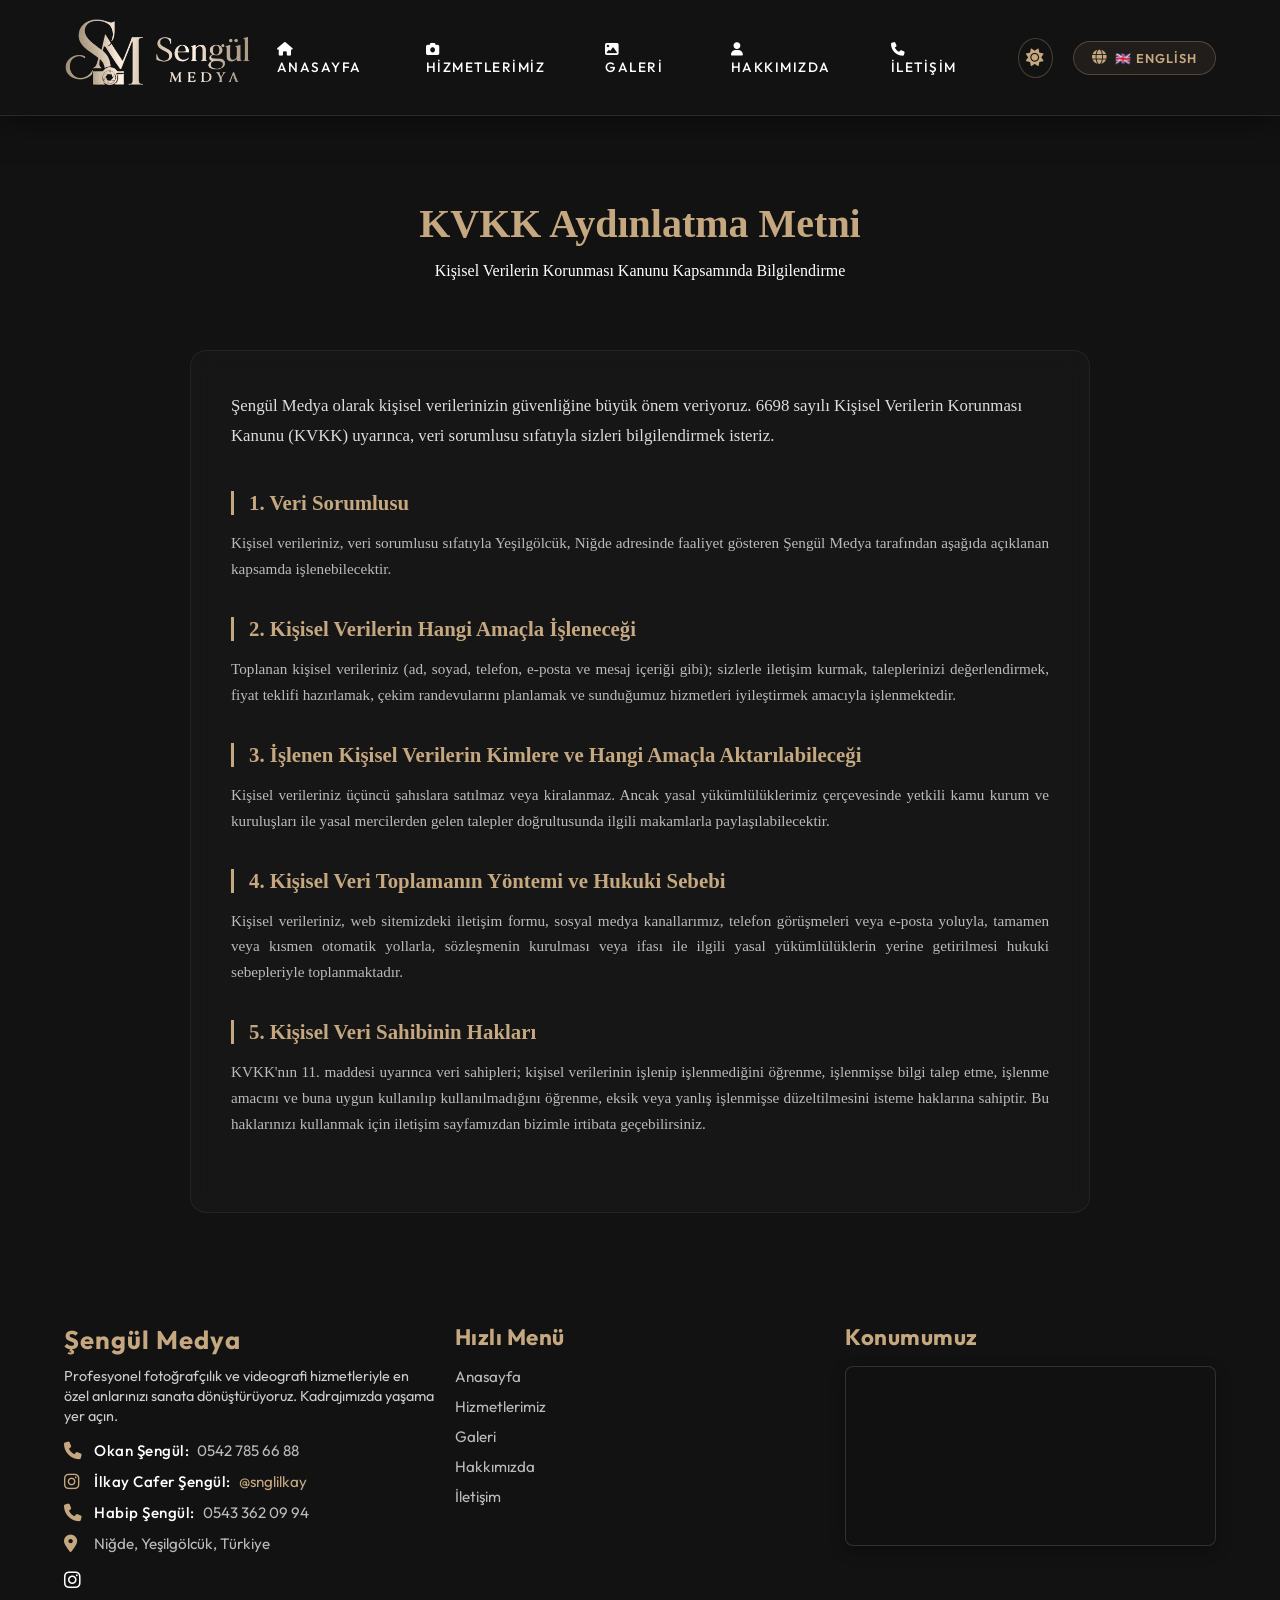
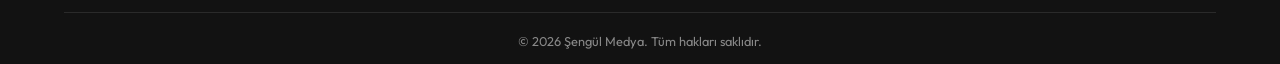
<file: kvkk.html>
<!DOCTYPE html>
<html lang="tr">

<head>
    <meta charset="UTF-8">
    <meta name="viewport" content="width=device-width, initial-scale=1.0">
    <title data-i18n="kvkk.title">KVKK Aydınlatma Metni — Şengül Medya</title>
    <meta name="description" content="Şengül Medya Kişisel Verilerin Korunması Kanunu (KVKK) Aydınlatma Metni.">
    <meta name="author" content="Şengül Medya">
    <link rel="preconnect" href="https://fonts.googleapis.com">
    <link rel="preconnect" href="https://fonts.gstatic.com" crossorigin>
    <link rel="preconnect" href="https://cdnjs.cloudflare.com" crossorigin>
    <link rel="stylesheet" href="css/style.css">
    <link rel="stylesheet" href="https://cdnjs.cloudflare.com/ajax/libs/font-awesome/6.7.1/css/all.min.css" media="print" onload="this.media='all'">
    <noscript><link rel="stylesheet" href="https://cdnjs.cloudflare.com/ajax/libs/font-awesome/6.7.1/css/all.min.css"></noscript>
    <link rel="icon" href="images/favicon.png" type="image/png">
    <link rel="stylesheet" href="https://fonts.googleapis.com/css2?family=Outfit:wght@300;400;500;600;700;800&display=swap" media="print" onload="this.media='all'">
    <noscript><link rel="stylesheet" href="https://fonts.googleapis.com/css2?family=Outfit:wght@300;400;500;600;700;800&display=swap"></noscript>
</head>

<body>

    <header>

        <div class="logo">
            <img src="images/logo.webp" alt="Şengül Medya" id="logo" width="752" height="332">
        </div>

        <div class="header-right">
            <div class="menu-toggle" id="mobile-menu">
                <i class="fa-solid fa-bars"></i>
            </div>
            <nav class="navbar">
                <ul class="navlist">
                    <li><a href="index.html"><i class="fa-solid fa-house"></i> <span data-i18n="nav.home">Anasayfa</span></a></li>
                    <li><a href="hizmetlerimiz.html"><i class="fa-solid fa-camera"></i> <span data-i18n="nav.services">Hizmetlerimiz</span></a></li>
                    <li><a href="galeri.html"><i class="fa-solid fa-image"></i> <span data-i18n="nav.gallery">Galeri</span></a></li>
                    <li><a href="hakkimizda.html"><i class="fa-solid fa-user"></i> <span data-i18n="nav.about">Hakkımızda</span></a></li>
                    <li><a href="iletisim.html"><i class="fa-solid fa-phone"></i> <span data-i18n="nav.contact">İletişim</span></a></li>
                </ul>
            </nav>

            <button id="theme-toggle-btn" aria-label="Koyu/Açık Tema Değiştir">
                <i class="fa-solid fa-sun"></i>
            </button>
            <button id="lang-toggle-btn" aria-label="Dil Değiştir / Change Language">
                <i class="fa-solid fa-globe"></i> 🇬🇧 English
            </button>
        </div>

    </header>

    <main>
        <section class="page-header">
            <h1 data-i18n="kvkk.title">KVKK Aydınlatma Metni</h1>
            <p data-i18n="kvkk.subtitle">Kişisel Verilerin Korunması Kanunu Kapsamında Bilgilendirme</p>
        </section>

        <section class="kvkk-content-section">
            <div class="kvkk-container">
                <p class="kvkk-intro-text" data-i18n="kvkk.intro">Şengül Medya olarak kişisel verilerinizin güvenliğine büyük önem veriyoruz. 6698 sayılı Kişisel Verilerin Korunması Kanunu (KVKK) uyarınca, veri sorumlusu sıfatıyla sizleri bilgilendirmek isteriz.</p>

                <div class="kvkk-section-block">
                    <h2 data-i18n="kvkk.sec1.title">1. Veri Sorumlusu</h2>
                    <p data-i18n="kvkk.sec1.text">Kişisel verileriniz, veri sorumlusu sıfatıyla Yeşilgölcük, Niğde adresinde faaliyet gösteren Şengül Medya tarafından aşağıda açıklanan kapsamda işlenebilecektir.</p>
                </div>

                <div class="kvkk-section-block">
                    <h2 data-i18n="kvkk.sec2.title">2. Kişisel Verilerin Hangi Amaçla İşleneceği</h2>
                    <p data-i18n="kvkk.sec2.text">Toplanan kişisel verileriniz (ad, soyad, telefon, e-posta ve mesaj içeriği gibi); sizlerle iletişim kurmak, taleplerinizi değerlendirmek, fiyat teklifi hazırlamak, çekim randevularını planlamak ve sunduğumuz hizmetleri iyileştirmek amacıyla işlenmektedir.</p>
                </div>

                <div class="kvkk-section-block">
                    <h2 data-i18n="kvkk.sec3.title">3. İşlenen Kişisel Verilerin Kimlere ve Hangi Amaçla Aktarılabileceği</h2>
                    <p data-i18n="kvkk.sec3.text">Kişisel verileriniz üçüncü şahıslara satılmaz veya kiralanmaz. Ancak yasal yükümlülüklerimiz çerçevesinde yetkili kamu kurum ve kuruluşları ile yasal mercilerden gelen talepler doğrultusunda ilgili makamlarla paylaşılabilecektir.</p>
                </div>

                <div class="kvkk-section-block">
                    <h2 data-i18n="kvkk.sec4.title">4. Kişisel Veri Toplamanın Yöntemi ve Hukuki Sebebi</h2>
                    <p data-i18n="kvkk.sec4.text">Kişisel verileriniz, web sitemizdeki iletişim formu, sosyal medya kanallarımız, telefon görüşmeleri veya e-posta yoluyla, tamamen veya kısmen otomatik yollarla, sözleşmenin kurulması veya ifası ile ilgili yasal yükümlülüklerin yerine getirilmesi hukuki sebepleriyle toplanmaktadır.</p>
                </div>

                <div class="kvkk-section-block">
                    <h2 data-i18n="kvkk.sec5.title">5. Kişisel Veri Sahibinin Hakları</h2>
                    <p data-i18n="kvkk.sec5.text">KVKK'nın 11. maddesi uyarınca veri sahipleri; kişisel verilerinin işlenip işlenmediğini öğrenme, işlenmişse bilgi talep etme, işlenme amacını ve buna uygun kullanılıp kullanılmadığını öğrenme, eksik veya yanlış işlenmişse düzeltilmesini isteme haklarına sahiptir. Bu haklarınızı kullanmak için iletişim sayfamızdan bizimle irtibata geçebilirsiniz.</p>
                </div>
            </div>
        </section>
    </main>

    <footer class="footer">
        <div class="footer-container">
            <div class="footer-info">
                <h2 data-i18n="brand.name">Şengül Medya</h2>
                <p class="footer-desc" data-i18n="footer.desc">Profesyonel fotoğrafçılık ve videografi hizmetleriyle en özel anlarınızı sanata
                    dönüştürüyoruz. Kadrajımızda yaşama yer açın.</p>

                <div class="contact-info">
                    <p><i class="fa-solid fa-phone"></i> <strong>Okan Şengül:</strong> 0542 785 66 88</p>
                    <p><i class="fa-brands fa-instagram"></i> <strong>İlkay Cafer Şengül:</strong> <a href="https://www.instagram.com/snglilkay/" target="_blank">@snglilkay</a></p>
                    <p><i class="fa-solid fa-phone"></i> <strong>Habip Şengül:</strong> 0543 362 09 94</p>
                    <p><i class="fa-solid fa-location-dot"></i> <span data-i18n="footer.address">Niğde, Yeşilgölcük, Türkiye</span></p>
                </div>

                <div class="social-icons">
                    <a href="https://www.instagram.com/sengulmedya/" target="_blank"><i class="fa-brands fa-instagram"></i></a>
                </div>
            </div>

            <div class="footer-nav">
                <h3 data-i18n="footer.quickmenu">Hızlı Menü</h3>
                <ul>
                    <li><a href="index.html" data-i18n="nav.home">Anasayfa</a></li>
                    <li><a href="hizmetlerimiz.html" data-i18n="nav.services">Hizmetlerimiz</a></li>
                    <li><a href="galeri.html" data-i18n="nav.gallery">Galeri</a></li>
                    <li><a href="hakkimizda.html" data-i18n="nav.about">Hakkımızda</a></li>
                    <li><a href="iletisim.html" data-i18n="nav.contact">İletişim</a></li>
                </ul>
            </div>

            <div class="footer-map">
                <h3 data-i18n="footer.location">Konumumuz</h3>
                <div class="map-placeholder" id="map-placeholder" data-src="https://maps.google.com/maps?q=38.228377,34.775056&hl=tr&z=19&output=embed"></div>
            </div>
        </div>

        <div class="footer-bottom">
            <p data-i18n="footer.rights">© 2026 Şengül Medya. Tüm hakları saklıdır.</p>
        </div>
    </footer>

    <script src="js/app.js" defer></script>
    <script src="js/lang.js" defer></script>

</body>

</html>
</file>
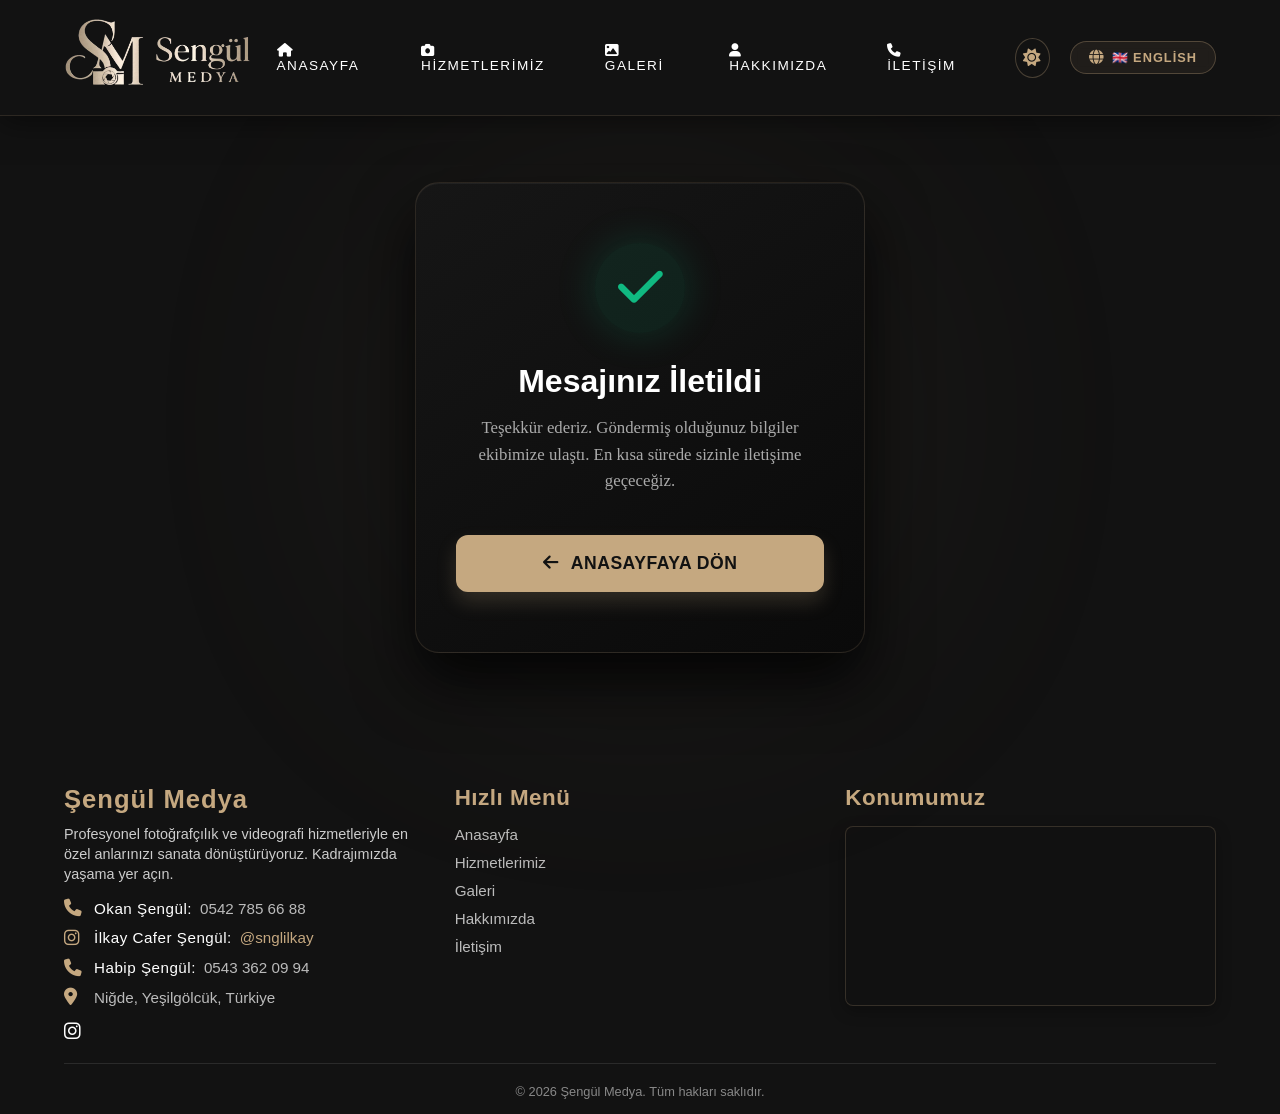
<file: tesekkurler.html>
<!DOCTYPE html>
<html lang="tr">
<head>
    <meta charset="UTF-8">
    <meta name="viewport" content="width=device-width, initial-scale=1.0">
    <title>Şengül Medya - İşlem Başarılı</title>
    <link rel="preconnect" href="https://fonts.googleapis.com">
    <link rel="preconnect" href="https://fonts.gstatic.com" crossorigin>
    <link rel="preconnect" href="https://cdnjs.cloudflare.com" crossorigin>
    <link rel="stylesheet" href="css/style.css">
    <link rel="stylesheet" href="https://cdnjs.cloudflare.com/ajax/libs/font-awesome/6.7.1/css/all.min.css" media="print" onload="this.media='all'">
    <noscript><link rel="stylesheet" href="https://cdnjs.cloudflare.com/ajax/libs/font-awesome/6.7.1/css/all.min.css"></noscript>
    <link rel="icon" href="images/favicon.png">
</head>
<body>
    <header>
        <div class="logo">
            <a href="index.html">
                <img src="images/logo.webp" alt="Şengül Medya" id="logo" width="752" height="332">
            </a>
        </div>
        <div class="header-right">
            <div class="menu-toggle" id="mobile-menu">
                <i class="fa-solid fa-bars"></i>
            </div>
            <nav class="navbar">
                <ul class="navlist">
                    <li><a href="index.html"><i class="fa-solid fa-house"></i> <span data-i18n="nav.home">Anasayfa</span></a></li>
                    <li><a href="hizmetlerimiz.html"><i class="fa-solid fa-camera"></i> <span data-i18n="nav.services">Hizmetlerimiz</span></a></li>
                    <li><a href="galeri.html"><i class="fa-solid fa-image"></i> <span data-i18n="nav.gallery">Galeri</span></a></li>
                    <li><a href="hakkimizda.html"><i class="fa-solid fa-user"></i> <span data-i18n="nav.about">Hakkımızda</span></a></li>
                    <li><a href="iletisim.html"><i class="fa-solid fa-phone"></i> <span data-i18n="nav.contact">İletişim</span></a></li>
                </ul>
            </nav>
            <button id="theme-toggle-btn" aria-label="Koyu/Açık Tema Değiştir">
                <i class="fa-solid fa-sun"></i>
            </button>
            <button id="lang-toggle-btn" aria-label="Dil Değiştir / Change Language">
                <i class="fa-solid fa-globe"></i> 🇬🇧 English
            </button>
        </div>
    </header>

    <main>
        <section class="success-page-wrapper">
            <div class="success-card">
                <div class="icon-wrapper">
                    <i class="fa-solid fa-check"></i>
                </div>
                <h1 data-i18n="thanks.header">Mesajınız İletildi</h1>
                <p data-i18n="thanks.text">Teşekkür ederiz. Göndermiş olduğunuz bilgiler ekibimize ulaştı. En kısa sürede sizinle iletişime geçeceğiz.</p>
                <a href="index.html" class="btn btn-solid"><i class="fa-solid fa-arrow-left mr-8"></i> <span data-i18n="thanks.back">Anasayfaya Dön</span></a>
            </div>
        </section>
    </main>

    <footer class="footer">
        <div class="footer-container">
            <div class="footer-info">
                <h2 data-i18n="brand.name">Şengül Medya</h2>
                <p class="footer-desc" data-i18n="footer.desc">Profesyonel fotoğrafçılık ve videografi hizmetleriyle en özel anlarınızı sanata
                    dönüştürüyoruz. Kadrajımızda yaşama yer açın.</p>

                <div class="contact-info">
                    <p><i class="fa-solid fa-phone"></i> <strong>Okan Şengül:</strong> 0542 785 66 88</p>
                    <p><i class="fa-brands fa-instagram"></i> <strong>İlkay Cafer Şengül:</strong> <a href="https://www.instagram.com/snglilkay/" target="_blank">@snglilkay</a></p>
                    <p><i class="fa-solid fa-phone"></i> <strong>Habip Şengül:</strong> 0543 362 09 94</p>
                    <p><i class="fa-solid fa-location-dot"></i> <span data-i18n="footer.address">Niğde, Yeşilgölcük, Türkiye</span></p>
                </div>

                <div class="social-icons">
                    <a href="https://www.instagram.com/sengulmedya/" target="_blank"><i class="fa-brands fa-instagram"></i></a>
                </div>
            </div>

            <div class="footer-nav">
                <h3 data-i18n="footer.quickmenu">Hızlı Menü</h3>
                <ul>
                    <li><a href="index.html" data-i18n="nav.home">Anasayfa</a></li>
                    <li><a href="hizmetlerimiz.html" data-i18n="nav.services">Hizmetlerimiz</a></li>
                    <li><a href="galeri.html" data-i18n="nav.gallery">Galeri</a></li>
                    <li><a href="hakkimizda.html" data-i18n="nav.about">Hakkımızda</a></li>
                    <li><a href="iletisim.html" data-i18n="nav.contact">İletişim</a></li>
                </ul>
            </div>

            <div class="footer-map">
                <h3 data-i18n="footer.location">Konumumuz</h3>
                <div class="map-placeholder" id="map-placeholder" data-src="https://maps.google.com/maps?q=38.228377,34.775056&hl=tr&z=19&output=embed"></div>
            </div>
        </div>

        <div class="footer-bottom">
            <p data-i18n="footer.rights">© 2026 Şengül Medya. Tüm hakları saklıdır.</p>
        </div>
    </footer>
    <script src="js/app.js" defer></script>
    <script src="js/lang.js" defer></script>
</body>
</html>
</file>
<file: css/style.css>
* {
    margin: 0;
    padding: 0;
    box-sizing: border-box;
}

:root {
    --primary: #c5a880;
    /* Şampanya Altını (Zarif Vurgu Rengi) */
    --bg-dark: #121212;
    /* Derin Gece Siyahı (Premium Koyu Tema Arka Planı) */
    --bg-light: #fcfaf7;
    /* Sıcak Fildişi / Krem Rengi (Aydınlık Tema Arka Planı) */
}

header {
    background-color: var(--bg-dark); /* Şeffaflık kaldırıldı, tam solid yapıldı */
    width: 100%;
    height: auto;
    display: flex;
    justify-content: space-between;
    align-items: center;
    padding: 15px 5%;
    position: fixed;
    top: 0;
    left: 0;
    z-index: 1000;
    border-bottom: solid 1px rgba(197, 168, 128, 0.15); /* Altın rengi ince, şık bir çizgi eklendi */
    box-shadow: 0 4px 30px rgba(0, 0, 0, 0.5);
}

.navlist {
    /* menü elemanlarını hizaladık */
    display: flex;
    justify-content: space-between;
    gap: 20px;
    list-style-type: none;
}

body {
    background-color: var(--bg-light);
    padding-top: 80px;
}

.navlist a {
    text-decoration: none;
    color: white;
    display: inline-block;
    padding: 12px 20px;
    transition: all 0.3s ease;
    font-family: 'Outfit', sans-serif;
    text-transform: uppercase;
    letter-spacing: 1.5px;
    font-size: 0.85rem;
    font-weight: 500;
    position: relative;

}

.navlist i {
    margin-right: 5px;
}

.navlist a:after {
    content: '';
    width: 0;
    height: 2px;
    background-color: var(--primary);
    position: absolute;
    bottom: 0;
    left: 50%;
    transform: translateX(-50%);
    transition: all 0.3s ease;


}

.navlist a:hover:after {
    width: 60%;
    transition: all 0.3s ease;

}

.navlist a:hover {
    color: var(--primary);
}



#logo {
    display: block;
    max-height: 85px;
    width: auto;
    border-radius: 8px;
}



.arrows {
    z-index: 10;
    position: absolute;
    display: flex;
    justify-content: space-between;
    align-items: center;
    color: white;
    width: 100%;
    height: 100%;
    top: 0;
    left: 0;
    padding: 20px;
    cursor: pointer;
}


.arrows i {
    font-size: 2rem;
    color: white;
    background-color: rgba(0, 0, 0, 0.3);
    /* Biraz daha şeffaf */
    backdrop-filter: blur(8px);
    /* Lüks cam efekti (Glassmorphism) */
    -webkit-backdrop-filter: blur(8px);
    width: 60px;
    height: 60px;
    display: flex;
    justify-content: center;
    align-items: center;
    border-radius: 50%;
    transition: all 0.3s ease;
    /* Yumuşak geçiş */
    border: 1px solid rgba(255, 255, 255, 0.1);
}

.arrows i:hover {
    background-color: var(--primary);
    /* Sitenin şampanya rengi */
    color: var(--bg-dark);
    /* İkon rengi koyu siyah */
    transform: scale(1.15);
    /* Üzerine gelince hafifçe büyüme */
    border-color: var(--primary);
    box-shadow: 0 5px 15px rgba(197, 168, 128, 0.5);
    /* Etrafa şampanya rengi parlama */
}



/* =======================================================
   HERO / GİRİŞ BÖLÜMÜ STİLLERİ
   ======================================================= */

.hero {
    background-color: var(--bg-dark);
    color: white;
    padding: 80px 5%;
    min-height: calc(100vh - 80px);
    display: flex;
    align-items: center;
    justify-content: center;
    position: relative;
    overflow: hidden;
}

/* Subtle background accent glow */
.hero::before {
    content: '';
    position: absolute;
    top: -10%;
    right: -10%;
    width: 600px;
    height: 600px;
    background: radial-gradient(circle, rgba(197, 168, 128, 0.1) 0%, rgba(0,0,0,0) 70%);
    z-index: 1;
    pointer-events: none;
}

.hero::after {
    content: '';
    position: absolute;
    bottom: -10%;
    left: -10%;
    width: 500px;
    height: 500px;
    background: radial-gradient(circle, rgba(197, 168, 128, 0.08) 0%, rgba(0,0,0,0) 70%);
    z-index: 1;
    pointer-events: none;
}

.hero-container {
    max-width: 1200px;
    width: 100%;
    display: grid;
    grid-template-columns: 1.15fr 0.85fr;
    gap: 60px;
    align-items: center;
    position: relative;
    z-index: 2;
}

.hero-text-content {
    display: flex;
    flex-direction: column;
    align-items: flex-start;
    text-align: left;
}

.hero-tagline {
    color: var(--primary);
    font-size: 0.95rem;
    font-weight: 600;
    text-transform: uppercase;
    letter-spacing: 3px;
    margin-bottom: 15px;
    font-family: 'Outfit', sans-serif;
}

.hero-title {
    font-size: 4rem;
    font-weight: 800;
    font-family: 'Outfit', sans-serif;
    color: white;
    line-height: 1.15;
    margin-bottom: 20px;
    letter-spacing: 1px;
}

.hero-divider {
    width: 80px;
    height: 4px;
    background-color: var(--primary);
    margin-bottom: 25px;
    border-radius: 2px;
}

.hero-desc {
    font-size: 1.15rem;
    line-height: 1.7;
    color: #ccc;
    font-family: 'Outfit', sans-serif;
    margin-bottom: 40px;
}

.hero-buttons {
    display: flex;
    gap: 20px;
    flex-wrap: wrap;
}

.hero-buttons .btn {
    display: flex;
    align-items: center;
    gap: 10px;
    padding: 15px 35px;
    font-weight: 600;
    margin-top: 0;
}

.btn-secondary {
    background-color: transparent;
    border: 2px solid var(--primary);
    color: var(--primary);
    box-shadow: none;
}

.btn-secondary:hover {
    background-color: var(--primary);
    color: var(--bg-dark);
    box-shadow: 0 8px 20px rgba(197, 168, 128, 0.3);
}

.hero-image-content {
    display: flex;
    justify-content: center;
    align-items: center;
}

.hero-image-wrapper {
    position: relative;
    width: 100%;
    max-width: 500px;
    border-radius: 20px;
    padding: 15px;
    background: rgba(255, 255, 255, 0.02);
    border: 1px solid rgba(197, 168, 128, 0.15);
    box-shadow: 0 20px 50px rgba(0, 0, 0, 0.6);
    backdrop-filter: blur(10px);
    -webkit-backdrop-filter: blur(10px);
    transition: all 0.4s cubic-bezier(0.165, 0.84, 0.44, 1);
}

.hero-image-wrapper:hover {
    transform: translateY(-8px) scale(1.02);
    border-color: var(--primary);
    box-shadow: 0 30px 60px rgba(197, 168, 128, 0.25);
}

.hero-img {
    width: 100%;
    height: auto;
    border-radius: 12px;
    display: block;
    box-shadow: 0 5px 15px rgba(0,0,0,0.3);
}

/* Hero Section Media Queries */
@media (max-width: 1024px) {
    .hero-title {
        font-size: 3.2rem;
    }
    
    .hero-container {
        gap: 40px;
    }
}

@media (max-width: 768px) {
    .hero {
        padding: 60px 5% 80px;
    }
    
    .hero-container {
        grid-template-columns: 1fr;
        text-align: center;
        gap: 45px;
    }
    
    .hero-text-content {
        align-items: center;
    }
    
    .hero-divider {
        margin-left: auto;
        margin-right: auto;
    }
    
    .hero-buttons {
        justify-content: center;
    }
    
    .hero-image-wrapper {
        max-width: 420px;
    }
}

.btn {
    display: inline-flex;
    align-items: center;
    justify-content: center;
    gap: 10px;
    padding: 15px 35px;
    border-radius: 30px;
    outline: none;
    border: 2px solid transparent;
    cursor: pointer;
    text-transform: uppercase;
    letter-spacing: 1.5px;
    font-size: 1rem;
    font-family: 'Outfit', sans-serif;
    font-weight: 600;
    text-decoration: none;
    transition: all 0.3s ease;
}

.btn-solid {
    background-color: var(--primary);
    color: var(--bg-dark);
    border-color: var(--primary);
    box-shadow: 0 4px 15px rgba(197, 168, 128, 0.3);
}

.btn-solid:hover {
    background-color: transparent;
    color: var(--primary);
    transform: translateY(-3px);
}

.btn-outline {
    background-color: transparent;
    color: var(--primary);
    border-color: var(--primary);
}

.btn-outline:hover {
    background-color: var(--primary);
    color: var(--bg-dark);
    transform: translateY(-3px);
    box-shadow: 0 4px 15px rgba(197, 168, 128, 0.3);
}

.footer {
    background-color: var(--bg-dark);
    color: white;
    padding: 30px 5% 15px;
    font-family: 'Outfit', sans-serif;
}

.footer-container {
    display: flex;
    justify-content: space-between;
    align-items: flex-start;
    flex-wrap: wrap;
    gap: 20px;
    margin-bottom: 20px;
    border-bottom: 1px solid rgba(255, 255, 255, 0.1);
    padding-bottom: 20px;
}

.footer-info {
    flex: 1;
    min-width: 300px;
}

.footer-info h2 {
    color: var(--primary);
    font-size: 1.6rem;
    margin-bottom: 10px;
    letter-spacing: 1px;
}

.footer-desc {
    color: #ccc;
    margin-bottom: 15px;
    line-height: 1.4;
    max-width: 400px;
    font-size: 0.9rem;
}

.contact-info p {
    color: #bbb;
    margin-bottom: 12px;
    display: flex;
    align-items: center;
    font-size: 0.95rem;
}

.contact-info i {
    color: var(--primary);
    font-size: 1.1rem;
    width: 30px;
    text-align: left;
}

.contact-info strong {
    color: white;
    font-weight: 500;
    margin-right: 8px;
    letter-spacing: 0.5px;
}

.social-icons {
    margin-top: 15px;
}

.social-icons a {
    color: white;
    font-size: 1.2rem;
    margin-right: 15px;
    transition: all 0.3s ease;
}

.social-icons a:hover {
    color: var(--primary);
    transform: translateY(-2px);
    display: inline-block;
}

.footer-map {
    flex: 1;
    min-width: 300px;
}

.footer-map h3 {
    color: var(--primary);
    font-size: 1.4rem;
    margin-bottom: 15px;
    letter-spacing: 0.5px;
}

.map-placeholder {
    width: 100%;
    height: 180px;
    border-radius: 8px;
    box-shadow: 0 5px 15px rgba(0, 0, 0, 0.3);
    border: 1px solid rgba(197, 168, 128, 0.2);
    background: #111;
    display: block;
    position: relative;
    overflow: hidden;
}

.map-placeholder iframe {
    width: 100%;
    height: 100%;
    border: none;
    display: block;
}

.footer-bottom {
    text-align: center;
    color: #888;
    font-size: 0.8rem;
}

/* Sayfa İçerik Stilleri */
.page-header {
    padding: 120px 5% 50px;
    background-color: var(--bg-dark);
    text-align: center;
    color: white;
}

.page-header h1 {
    color: var(--primary);
    font-size: 2.5rem;
    margin-bottom: 15px;
}

.page-content {
    min-height: 50vh;
    padding: 50px 5%;
    display: flex;
    flex-direction: column;
    justify-content: flex-start;
    align-items: center;
    background-color: var(--bg-dark);
}

.coming-soon {
    display: flex;
    flex-direction: column;
    align-items: center;
    justify-content: center;
    padding: 40px;
    border-radius: 15px;
    border: 1px solid rgba(197, 168, 128, 0.3);
    text-align: center;
}

.coming-soon i {
    font-size: 3rem;
    color: var(--primary);
    margin-bottom: 20px;
}

.coming-soon h2 {
    color: white;
    margin-bottom: 10px;
}

.coming-soon p {
    color: #bbb;
}




/* Hizmetler Bölümü Stilleri */
.services-section {
    padding: 50px 5%;
    background-color: var(--bg-dark);
    /* Koyu arka plan */
}

.services-grid {
    display: grid;
    grid-template-columns: repeat(auto-fit, minmax(280px, 1fr));
    gap: 30px;
    max-width: 1200px;
    margin: 0 auto;
}

.service-card {
    background: rgba(255, 255, 255, 0.05);
    /* Cam efekti / Koyu tema */
    padding: 40px 30px;
    border-radius: 15px;
    text-align: center;
    box-shadow: 0 10px 30px rgba(0, 0, 0, 0.2);
    transition: all 0.4s ease;
    border: 1px solid rgba(197, 168, 128, 0.1);
    display: flex;
    flex-direction: column;
    justify-content: space-between;
}

.service-card:hover {
    transform: translateY(-10px);
    box-shadow: 0 15px 40px rgba(197, 168, 128, 0.2);
    border-color: var(--primary);
    background: rgba(255, 255, 255, 0.08);
}

.service-icon {
    width: 80px;
    height: 80px;
    background: rgba(197, 168, 128, 0.1);
    border-radius: 50%;
    display: flex;
    justify-content: center;
    align-items: center;
    margin: 0 auto 20px;
    color: var(--primary);
    font-size: 2rem;
    transition: all 0.4s ease;
}

.service-card:hover .service-icon {
    background: var(--primary);
    color: var(--bg-dark);
    transform: rotateY(180deg);
}

.service-card h3 {
    color: white;
    font-size: 1.4rem;
    margin-bottom: 15px;
    font-family: 'Outfit', sans-serif;
}

.service-card p {
    color: #bbb;
    line-height: 1.6;
    margin-bottom: 25px;
    font-size: 0.95rem;
    flex-grow: 1;
}

.card-actions {
    display: flex;
    flex-direction: column;
    gap: 10px;
}

/* Buton stilleri yukarıya (line 345 civarı) taşındı. */
/* İletişim Sayfası Stilleri */
.contact-section {
    padding: 60px 5%;
    background-color: var(--bg-dark);
}

.contact-container {
    max-width: 1000px;
    margin: 0 auto;
    display: flex;
    flex-direction: column;
    gap: 50px;
}

.contact-info-boxes {
    display: flex;
    justify-content: space-between;
    gap: 20px;
    flex-wrap: wrap;
}

.info-box {
    background: rgba(255, 255, 255, 0.05);
    padding: 30px 20px;
    border-radius: 12px;
    text-align: center;
    flex: 1;
    min-width: 250px;
    border: 1px solid rgba(197, 168, 128, 0.1);
    transition: transform 0.3s ease;
}

.info-box:hover {
    transform: translateY(-5px);
    border-color: var(--primary);
}

.info-box i {
    font-size: 2.5rem;
    color: var(--primary);
    margin-bottom: 15px;
}

.info-box h3 {
    color: white;
    margin-bottom: 10px;
    font-family: 'Outfit', sans-serif;
}

.info-box p {
    color: #bbb;
    margin-bottom: 5px;
}

.info-box p:empty {
    display: none;
}

.contact-form-container {
    background: rgba(255, 255, 255, 0.03);
    padding: 40px;
    border-radius: 15px;
    border: 1px solid rgba(197, 168, 128, 0.1);
}

.contact-form-container h2 {
    color: var(--primary);
    text-align: center;
    margin-bottom: 30px;
    font-size: 2rem;
    font-family: 'Outfit', sans-serif;
}

.contact-form {
    display: flex;
    flex-direction: column;
    gap: 20px;
}

.input-group {
    display: flex;
    gap: 20px;
}

.form-control {
    display: flex;
    flex-direction: column;
    gap: 8px;
    text-align: left;
    width: 100%;
}

.input-group .form-control {
    flex: 1;
}

.form-control label {
    font-family: 'Outfit', sans-serif;
    color: var(--primary);
    font-size: 0.88rem;
    font-weight: 500;
    letter-spacing: 0.5px;
    margin-left: 4px;
    opacity: 0.9;
}

.contact-form input,
.contact-form textarea {
    width: 100%;
    padding: 15px;
    background: rgba(255, 255, 255, 0.05);
    border: 1px solid rgba(255, 255, 255, 0.1);
    border-radius: 8px;
    color: white;
    font-family: 'Outfit', sans-serif;
    outline: none;
    transition: all 0.3s ease;
}

.contact-form input::placeholder,
.contact-form textarea::placeholder {
    color: #888;
}

.contact-form input:focus,
.contact-form textarea:focus {
    border-color: var(--primary);
    background: rgba(255, 255, 255, 0.1);
}

/* =======================================================
   RESPONSİV TASARIM (DUYARLI TASARIM)
   ======================================================= */

/* MASAÜSTÜ (≥1025px) */
@media (min-width: 1025px) {
    .hero-text-content {
        max-width: 800px;
    }
}

/* TABLET (769px – 1024px) */
@media (min-width: 769px) and (max-width: 1024px) {
    header {
        padding: 15px 3%;
    }

    .header-right {
        gap: 12px;
    }

    .navlist {
        gap: 8px;
    }

    .navlist a {
        font-size: 0.72rem;
        padding: 8px 8px;
        letter-spacing: 1px;
    }

    #lang-toggle-btn {
        padding: 7px 13px;
        font-size: 0.72rem;
    }

    .hero-title {
        font-size: 2.8rem;
    }

    .hero-desc {
        font-size: 1rem;
    }
}

.menu-toggle {
    display: none;
    color: white;
    font-size: 1.8rem;
    cursor: pointer;
    align-items: center;
    justify-content: center;
    width: 40px;
    height: 40px;
    border-radius: 8px;
    background: rgba(255,255,255,0.05);
    border: 1px solid rgba(197,168,128,0.2);
    transition: all 0.3s ease;
    flex-shrink: 0;
}

.menu-toggle:hover {
    background: rgba(197,168,128,0.15);
    border-color: rgba(197,168,128,0.5);
}

/* =======================================================
   OVERLAY & DRAWER — GLOBAL (tüm ekranlarda hidden, mobilde aktif)
   ======================================================= */

/* Body scroll kilidi */
body.drawer-open {
    overflow: hidden;
}

/* Karartma overlay */
#nav-overlay {
    display: none;
    position: fixed;
    inset: 0;
    background: rgba(0, 0, 0, 0.65);
    backdrop-filter: blur(4px);
    -webkit-backdrop-filter: blur(4px);
    z-index: 998;
    opacity: 0;
    transition: opacity 0.35s ease;
}

#nav-overlay.active {
    display: block;
    opacity: 1;
}

/* Drawer header (JS ile enjekte ediliyor) */
.drawer-header {
    display: none; /* masaüstünde gizli */
}

/* Drawer footer (JS ile enjekte ediliyor) */
.drawer-footer {
    display: none;
}

/* ═══════════════════════════════════════════════════════
   MOBİL (≤768px) — Premium Drawer Tasarımı
   ═══════════════════════════════════════════════════════ */
@media (max-width: 768px) {

    /* ── Header ────────────────────────────────────────── */
    header {
        padding: 0 5%;
        height: 62px;
        background-color: var(--bg-dark);
    }

    #logo {
        max-height: 40px;
    }

    /* Sadece hamburger görünür, dil butonu gizlenir */
    .header-right {
        gap: 0;
    }

    #lang-toggle-btn {
        display: none !important;
    }

    /* Hamburger — minimal, temiz */
    .menu-toggle {
        display: flex;
        width: 38px;
        height: 38px;
        border-radius: 10px;
        background: rgba(197, 168, 128, 0.08);
        border: 1px solid rgba(197, 168, 128, 0.25);
        font-size: 1.1rem;
    }

    /* ── Drawer (sağdan kayan panel) ───────────────────── */
    nav.navbar {
        position: fixed;
        top: 0;
        right: -110%;           /* başta ekran dışında */
        width: min(320px, 85vw);
        height: 100dvh;
        background: linear-gradient(160deg, #0d0d0d 0%, #111111 100%);
        border-left: 1px solid rgba(197, 168, 128, 0.18);
        box-shadow: -20px 0 60px rgba(0, 0, 0, 0.7);
        z-index: 1000;
        flex-direction: column;
        align-items: stretch;
        justify-content: flex-start;
        overflow-y: auto;
        overflow-x: hidden;
        max-height: none;
        padding: 0;
        transition: right 0.38s cubic-bezier(0.4, 0, 0.2, 1);
    }

    nav.navbar.active {
        right: 0;
        padding: 0;
        border-top: none;
        box-shadow: -20px 0 60px rgba(0, 0, 0, 0.7);
    }

    /* ── Drawer header (JS enjeksiyonu) ────────────────── */
    .drawer-header {
        display: flex;
        align-items: center;
        justify-content: space-between;
        padding: 18px 22px;
        border-bottom: 1px solid rgba(197, 168, 128, 0.12);
        background: rgba(197, 168, 128, 0.04);
        flex-shrink: 0;
    }

    .drawer-brand {
        font-family: 'Outfit', sans-serif;
        font-size: 0.7rem;
        font-weight: 700;
        letter-spacing: 3px;
        color: var(--primary);
        opacity: 0.8;
    }

    .drawer-actions {
        display: flex;
        align-items: center;
        gap: 10px;
    }

    /* Drawer dil butonu */
    #lang-toggle-btn-drawer {
        display: flex;
        align-items: center;
        gap: 6px;
        background: rgba(197, 168, 128, 0.08);
        border: 1.5px solid rgba(197, 168, 128, 0.3);
        color: var(--primary);
        padding: 6px 14px;
        border-radius: 30px;
        font-family: 'Outfit', sans-serif;
        font-size: 0.75rem;
        font-weight: 700;
        letter-spacing: 1px;
        cursor: pointer;
        transition: all 0.3s cubic-bezier(0.175, 0.885, 0.32, 1.275);
    }

    #lang-toggle-btn-drawer:hover {
        background: var(--primary);
        color: var(--bg-dark);
        border-color: var(--primary);
        box-shadow: 0 4px 12px rgba(197, 168, 128, 0.2);
        transform: translateY(-2px);
    }

    /* Drawer kapat butonu */
    #drawer-close {
        display: flex;
        align-items: center;
        justify-content: center;
        width: 34px;
        height: 34px;
        background: rgba(255, 255, 255, 0.05);
        border: 1px solid rgba(255, 255, 255, 0.1);
        border-radius: 8px;
        color: #aaa;
        font-size: 1rem;
        cursor: pointer;
        transition: all 0.25s ease;
    }

    #drawer-close:hover {
        background: rgba(255, 80, 80, 0.15);
        border-color: rgba(255, 80, 80, 0.4);
        color: #ff6b6b;
    }

    /* ── Nav linkleri ──────────────────────────────────── */
    .navlist {
        flex-direction: column;
        align-items: stretch;
        width: 100%;
        gap: 0;
        padding: 12px 0;
    }

    .navlist li {
        width: 100%;
    }

    .navlist a {
        display: flex;
        align-items: center;
        gap: 14px;
        font-size: 0.9rem;
        padding: 16px 24px;
        text-align: left;
        color: rgba(255, 255, 255, 0.85);
        border-bottom: 1px solid rgba(255, 255, 255, 0.04);
        transition: all 0.22s ease;
        letter-spacing: 1.5px;
    }

    .navlist a:hover,
    .navlist a:active {
        background: rgba(197, 168, 128, 0.07);
        color: var(--primary);
        padding-left: 30px;
    }

    .navlist a i {
        width: 20px;
        font-size: 0.9rem;
        color: var(--primary);
        opacity: 0.8;
        flex-shrink: 0;
    }

    .navlist a:after {
        display: none;
    }

    /* ── Drawer footer (JS enjeksiyonu) ────────────────── */
    .drawer-footer {
        display: flex;
        flex-direction: column;
        align-items: center;
        gap: 12px;
        margin-top: auto;
        padding: 24px 22px;
        border-top: 1px solid rgba(197, 168, 128, 0.12);
        flex-shrink: 0;
    }

    .drawer-footer-label {
        font-family: 'Outfit', sans-serif;
        font-size: 0.65rem;
        letter-spacing: 2.5px;
        color: #555;
        text-transform: uppercase;
    }

    .drawer-socials {
        display: flex;
        gap: 14px;
    }

    .drawer-socials a {
        display: flex;
        align-items: center;
        justify-content: center;
        width: 38px;
        height: 38px;
        border-radius: 50%;
        background: rgba(197, 168, 128, 0.08);
        border: 1px solid rgba(197, 168, 128, 0.2);
        color: var(--primary);
        font-size: 0.95rem;
        transition: all 0.25s ease;
        text-decoration: none;
    }

    .drawer-socials a:hover {
        background: var(--primary);
        color: var(--bg-dark);
        transform: translateY(-2px);
    }

    /* ── Body ──────────────────────────────────────────── */
    body {
        padding-top: 62px;
    }

    /* ── Hero ──────────────────────────────────────────── */
    .hero {
        padding: 50px 5% 60px;
        min-height: calc(100dvh - 62px);
    }

    .hero-container {
        grid-template-columns: 1fr;
        text-align: center;
        gap: 35px;
    }

    .hero-text-content {
        width: 100%;
        text-align: center;
        align-items: center;
        order: 1;
    }

    .hero-image-content {
        order: 2;
    }

    .hero-title {
        font-size: 2rem;
        letter-spacing: 0.5px;
    }

    .hero-tagline {
        font-size: 0.78rem;
        letter-spacing: 2.5px;
    }

    .hero-desc {
        font-size: 0.95rem;
        text-align: center;
    }

    .hero-divider {
        margin-left: auto;
        margin-right: auto;
    }

    .hero-buttons {
        flex-direction: column;
        width: 100%;
        gap: 12px;
        align-items: center;
    }

    .hero-buttons .btn {
        width: 100%;
        max-width: 300px;
        justify-content: center;
    }

    .hero-image-wrapper {
        max-width: 100%;
    }

    /* ── Butonlar ──────────────────────────────────────── */
    .btn {
        padding: 13px 24px;
        font-size: 0.85rem;
    }

    /* ── Footer ────────────────────────────────────────── */
    .footer-container {
        flex-direction: column;
        text-align: center;
        gap: 30px;
    }

    .footer-info,
    .footer-map {
        min-width: unset;
        width: 100%;
    }

    .footer-desc {
        max-width: 100%;
    }

    .contact-info p {
        justify-content: center;
    }

    .contact-info i {
        text-align: center;
    }

    .social-icons {
        display: flex;
        justify-content: center;
        gap: 20px;
    }

    .social-icons a {
        margin-right: 0;
    }

    .map-placeholder, .map-placeholder iframe {
        height: 200px;
    }

    /* ── Page header ───────────────────────────────────── */
    .page-header {
        padding: 40px 5% 25px;
    }

    .page-header h1 {
        font-size: 1.75rem;
    }

    .page-header p {
        font-size: 0.9rem;
    }

    /* ── Contact ───────────────────────────────────────── */
    .contact-section {
        padding: 40px 5%;
    }

    .contact-info-boxes {
        flex-direction: column;
    }

    .info-box {
        min-width: unset;
    }

    .input-group {
        flex-direction: column;
    }

    .contact-form-container {
        padding: 25px 15px;
    }

    .contact-form-container h2 {
        font-size: 1.4rem;
    }

    /* ── Services / Pricing ────────────────────────────── */
    .services-grid {
        grid-template-columns: 1fr;
    }

    .pricing-section {
        padding: 30px 5%;
    }

    .pricing-cards-grid {
        grid-template-columns: 1fr;
    }

    /* ── About ─────────────────────────────────────────── */
    .about-section {
        padding: 40px 5%;
    }

    .about-container {
        flex-direction: column;
        gap: 50px;
    }

    .about-experience {
        right: 10px;
        bottom: -15px;
        padding: 15px;
    }

    .about-experience h3 {
        font-size: 1.8rem;
    }

    .about-text h2 {
        font-size: 1.8rem;
    }

    .feature {
        gap: 12px;
    }

    /* ── Arrows ────────────────────────────────────────── */
    .arrows {
        padding: 5px;
    }

    .arrows i {
        width: 38px;
        height: 38px;
        font-size: 1.1rem;
    }
}


/* =======================================================
   HAKKIMIZDA SAYFASI STİLLERİ
   ======================================================= */
.about-section {
    padding: 60px 5%;
    background-color: var(--bg-dark);
}

.about-container {
    max-width: 1200px;
    margin: 0 auto;
    display: flex;
    gap: 60px;
    align-items: center;
}

.about-image {
    flex: 1;
    position: relative;
}

.about-image img {
    width: 100%;
    height: auto;
    border-radius: 20px;
    box-shadow: 0 15px 40px rgba(0, 0, 0, 0.4);
    border: 1px solid rgba(197, 168, 128, 0.2);
}

.about-experience {
    position: absolute;
    bottom: -20px;
    right: -20px;
    background: var(--primary);
    padding: 25px;
    border-radius: 15px;
    text-align: center;
    color: var(--bg-dark);
    box-shadow: 0 10px 30px rgba(197, 168, 128, 0.3);
}

.about-experience h3 {
    font-size: 2.5rem;
    font-family: 'Outfit', sans-serif;
    margin-bottom: 5px;
}

.about-experience p {
    font-weight: bold;
    font-size: 0.9rem;
    letter-spacing: 1px;
}

.about-text {
    flex: 1;
}

.about-text h2 {
    font-size: 2.5rem;
    color: var(--primary);
    margin-bottom: 20px;
    font-family: 'Outfit', sans-serif;
}

.about-text p {
    color: #ccc;
    line-height: 1.8;
    margin-bottom: 20px;
    font-size: 1.05rem;
}

.about-features {
    margin-top: 40px;
    display: flex;
    flex-direction: column;
    gap: 25px;
}

.feature {
    display: flex;
    align-items: center;
    gap: 20px;
    background: rgba(255, 255, 255, 0.03);
    padding: 20px;
    border-radius: 12px;
    border: 1px solid rgba(197, 168, 128, 0.1);
    transition: transform 0.3s ease;
}

.feature:hover {
    transform: translateX(10px);
    border-color: var(--primary);
}

.feature i {
    font-size: 2.2rem;
    color: var(--primary);
}

.feature h4 {
    color: white;
    margin-bottom: 5px;
    font-family: 'Outfit', sans-serif;
}

.feature p {
    margin-bottom: 0;
    font-size: 0.9rem;
    color: #aaa;
}

/* Hakkımızda Responsive */
@media (max-width: 900px) {
    .about-container {
        flex-direction: column;
        text-align: center;
    }

    .about-image {
        margin-bottom: 30px;
    }

    .about-experience {
        right: 50%;
        bottom: -30px;
        transform: translateX(50%);
    }

    .feature {
        text-align: left;
    }
}

/* =======================================================
   GALERİ & ÖRNEKLER SAYFASI STİLLERİ (MINIMAL & ZARİF TASARIM)
   ======================================================= */

.gallery-category {
    width: 100%;
    max-width: 1200px;
    margin: 0 auto 50px;
}

.gallery-category h2 {
    color: white;
    font-size: 1.8rem;
    margin-bottom: 5px;
    font-family: 'Outfit', sans-serif;
    display: flex;
    align-items: center;
    gap: 12px;
    font-weight: 500;
}

.gallery-category h2 i {
    color: var(--primary);
}

.gallery-desc {
    color: #888;
    font-size: 1rem;
    margin-bottom: 30px;
    font-weight: 300;
}

/* Swiper Slider Tasarımı */
.swiper {
    width: 100%;
    padding-top: 50px;
    padding-bottom: 50px;
}

.swiper-slide {
    background-position: center;
    background-size: cover;
    width: 80%; /* Mobil cihazlarda tam ekran, masaüstünde ortalı */
    max-width: 800px;
    border-radius: 12px;
    overflow: hidden;
    box-shadow: 0 15px 40px rgba(0, 0, 0, 0.5);
    background: #000;
}

/* Swiper gölgelerinin video tıklamalarını engellemesini önler */
.swiper-slide-shadow,
.swiper-slide-shadow-left,
.swiper-slide-shadow-right,
.swiper-slide-shadow-top,
.swiper-slide-shadow-bottom {
    pointer-events: none !important;
}

@media (max-width: 768px) {
    .swiper-slide {
        width: 95%;
    }
}

.swiper-pagination-bullet {
    background: white;
    opacity: 0.5;
}

.swiper-pagination-bullet-active {
    background: var(--primary);
    opacity: 1;
}

.video-wrapper {
    position: relative;
    padding-bottom: 56.25%; /* 16:9 Aspect Ratio */
    height: 0;
    width: 100%;
    background: #000;
    transition: padding-bottom 0.3s ease;
    overflow: hidden; /* Critical for cropping the Google Drive header */
}

@media (max-width: 768px) {
    .video-wrapper {
        padding-bottom: 80%; /* Sleek aspect ratio on mobile: large enough to fit full video width without excessive black letterbox bars! */
    }
}

.video-wrapper iframe {
    position: absolute;
    top: -46px; /* Shift the iframe up by 46px to push the Google Drive header & pop-out icon outside the visible container */
    left: 0;
    width: 100%;
    height: calc(100% + 46px); /* Add 46px to the height so the bottom controls are perfectly visible and not cut off */
    border: none;
}

/* Fix mobile video compositor freeze by removing 3D transforms when playing */
.swiper-slide.is-playing {
    transform: none !important;
    transition: none !important;
    z-index: 10 !important;
}

/* Premium Video Cover for smooth Mobile Swiping & Tap-to-Play */
.video-cover {
    position: absolute;
    top: 0;
    left: 0;
    width: 100%;
    height: 100%;
    background: linear-gradient(135deg, #1b1b1b 0%, #0d0d0d 100%);
    display: flex;
    flex-direction: column;
    justify-content: center;
    align-items: center;
    cursor: pointer;
    z-index: 5;
    transition: all 0.3s ease;
    border-radius: 12px;
}

.video-cover::after {
    content: '';
    position: absolute;
    top: 0;
    left: 0;
    width: 100%;
    height: 100%;
    background: radial-gradient(circle, rgba(197, 168, 128, 0.05) 0%, transparent 80%);
    pointer-events: none;
}

.video-cover:hover {
    background: linear-gradient(135deg, #222 0%, #111 100%);
}

.play-btn-circle {
    width: 65px;
    height: 65px;
    background: rgba(197, 168, 128, 0.9);
    border-radius: 50%;
    display: flex;
    align-items: center;
    justify-content: center;
    color: #070707;
    font-size: 1.6rem;
    margin-bottom: 15px;
    transition: all 0.4s cubic-bezier(0.165, 0.84, 0.44, 1);
    box-shadow: 0 8px 25px rgba(197, 168, 128, 0.35);
    z-index: 6;
    padding-left: 4px; /* Centering visual fix for play icon */
}

.video-cover:hover .play-btn-circle {
    transform: scale(1.1);
    background: var(--primary);
    box-shadow: 0 10px 30px rgba(197, 168, 128, 0.55);
    color: #000;
}

.video-cover-title {
    color: #eaeaea;
    font-family: 'Outfit', sans-serif;
    font-size: 1.05rem;
    font-weight: 500;
    letter-spacing: 0.5px;
    z-index: 6;
    text-shadow: 0 2px 4px rgba(0, 0, 0, 0.5);
    padding: 0 15px;
    text-align: center;
}

@media (max-width: 768px) {
    .play-btn-circle {
        width: 55px;
        height: 55px;
        font-size: 1.3rem;
        margin-bottom: 10px;
    }
    
    .video-cover-title {
        font-size: 0.95rem;
    }
}

.video-card h3 {
    color: #eee;
    font-size: 1.15rem;
    text-align: left;
    font-family: 'Outfit', sans-serif;
    font-weight: 400;
}

/* Fotoğraf Galerisi - Temiz Grid */
.photo-grid {
    display: grid;
    grid-template-columns: repeat(auto-fit, minmax(280px, 1fr));
    gap: 20px;
}

.photo-card {
    position: relative;
    border-radius: 8px;
    overflow: hidden;
    aspect-ratio: 4/3;
    cursor: pointer;
    background: #111;
}

.photo-card img {
    width: 100%;
    height: 100%;
    object-fit: cover;
    transition: transform 0.6s ease;
}

.photo-overlay {
    position: absolute;
    top: 0;
    left: 0;
    width: 100%;
    height: 100%;
    background: rgba(0, 0, 0, 0.6);
    display: flex;
    flex-direction: column;
    justify-content: center;
    align-items: center;
    opacity: 0;
    transition: opacity 0.3s ease;
}

.photo-card:hover .photo-overlay {
    opacity: 1;
}

.photo-card:hover img {
    transform: scale(1.05);
}

.photo-overlay i {
    font-size: 2rem;
    color: white;
    margin-bottom: 10px;
    transform: translateY(10px);
    transition: transform 0.3s ease;
}

.photo-overlay p {
    color: white;
    font-size: 1.1rem;
    font-weight: 500;
    font-family: 'Outfit', sans-serif;
    transform: translateY(10px);
    transition: transform 0.3s ease;
}

.photo-card:hover .photo-overlay i,
.photo-card:hover .photo-overlay p {
    transform: translateY(0);
}

/* Galeri Responsive */
@media (max-width: 768px) {
    .video-grid {
        grid-template-columns: 1fr;
    }
    
    .photo-grid {
        grid-template-columns: 1fr;
    }
}
/* =======================================================
   FİYAT KARTLARI (PRICING PACKAGES) BÖLÜMÜ STİLLERİ
   ======================================================= */
.pricing-section {
    padding: 60px 5%;
    background-color: var(--bg-dark); 
    background-image: radial-gradient(circle at center, rgba(197, 168, 128, 0.05) 0%, transparent 70%);
}

.pricing-header {
    text-align: center;
    margin-bottom: 50px;
    max-width: 800px;
    margin-left: auto;
    margin-right: auto;
}

.pricing-header h2 {
    font-family: 'Outfit', sans-serif;
    color: white;
    font-size: 2.8rem;
    letter-spacing: 2px;
    text-transform: uppercase;
    margin-bottom: 5px;
}

.pricing-header h2 span {
    color: var(--primary);
    font-style: italic;
    font-weight: 400;
    text-transform: none;
    font-family: 'Times New Roman', serif;
}

.pricing-header p {
    color: #ccc;
    font-size: 1.1rem;
    letter-spacing: 1px;
}

.pricing-cards-grid {
    display: grid;
    grid-template-columns: repeat(auto-fit, minmax(260px, 1fr));
    gap: 30px;
    max-width: 1200px;
    margin: 0 auto;
}

.pricing-card {
    background: linear-gradient(180deg, #151515 0%, #0a0a0a 100%);
    border: 1px solid rgba(197, 168, 128, 0.2);
    border-radius: 20px;
    padding: 40px 30px;
    box-shadow: 0 15px 35px rgba(0, 0, 0, 0.5);
    transition: transform 0.3s ease, border-color 0.3s ease;
    display: flex;
    flex-direction: column;
}

.pricing-card:hover {
    transform: translateY(-10px);
    border-color: var(--primary);
}

.pricing-card.premium {
    border-color: var(--primary);
    box-shadow: 0 15px 35px rgba(197, 168, 128, 0.15);
    position: relative;
    overflow: hidden;
}

.pricing-card.premium::before {
    content: 'En Çok Tercih Edilen';
    position: absolute;
    top: 25px;
    right: -45px;
    background: var(--primary);
    color: var(--bg-dark);
    font-size: 0.75rem;
    font-weight: bold;
    padding: 8px 45px;
    transform: rotate(45deg);
    text-transform: uppercase;
    letter-spacing: 1px;
}

.pricing-card-header {
    text-align: center;
    margin-bottom: 30px;
    border-bottom: 1px dashed rgba(197, 168, 128, 0.3);
    padding-bottom: 20px;
}

.pricing-card-header i {
    font-size: 2.8rem;
    color: var(--primary);
    margin-bottom: 15px;
}

.pricing-card-header h3 {
    color: white;
    font-family: 'Outfit', sans-serif;
    font-size: 1.4rem;
}

.pricing-card-features {
    list-style: none;
    margin-bottom: 30px;
    flex-grow: 1;
}

.pricing-card-features li {
    display: flex;
    justify-content: space-between;
    align-items: center;
    color: #ddd;
    font-size: 0.95rem;
    margin-bottom: 15px;
    padding-bottom: 10px;
    border-bottom: 1px solid rgba(255, 255, 255, 0.05);
}

.pricing-card-features li:last-child {
    border-bottom: none;
    margin-bottom: 0;
    padding-bottom: 0;
}

.pricing-card-features .feature-name {
    display: flex;
    align-items: center;
    gap: 10px;
}

.pricing-card-features .feature-name i {
    color: var(--primary);
    font-size: 0.9rem;
}

.pricing-card-features .feature-price {
    color: var(--primary);
    font-weight: 700;
    font-size: 1.1rem;
}

/* =======================================================
   DİL DEĞİŞTİRME BUTONU (TR / EN)
   ======================================================= */

#lang-toggle-btn {
    display: flex;
    align-items: center;
    gap: 8px;
    background: rgba(197, 168, 128, 0.08);
    border: 1.5px solid rgba(197, 168, 128, 0.3);
    color: var(--primary);
    padding: 8px 18px;
    border-radius: 30px;
    font-family: 'Outfit', sans-serif;
    font-size: 0.8rem;
    font-weight: 600;
    letter-spacing: 1px;
    text-transform: uppercase;
    cursor: pointer;
    transition: all 0.4s cubic-bezier(0.175, 0.885, 0.32, 1.275);
    white-space: nowrap;
    flex-shrink: 0;
    backdrop-filter: blur(5px);
    -webkit-backdrop-filter: blur(5px);
}

#lang-toggle-btn:hover {
    background: var(--primary);
    color: var(--bg-dark);
    border-color: var(--primary);
    box-shadow: 0 6px 18px rgba(197, 168, 128, 0.25);
    transform: translateY(-3px);
}

#lang-toggle-btn i {
    font-size: 0.9rem;
    transition: transform 0.6s cubic-bezier(0.175, 0.885, 0.32, 1.275);
}

#lang-toggle-btn:hover i {
    transform: rotate(360deg);
}

/* Butonun header içindeki konumu */
.header-right {
    display: flex;
    align-items: center;
    gap: 20px;
}

/* Mobilde buton küçültülür */
@media (max-width: 768px) {
    #lang-toggle-btn {
        padding: 7px 12px;
        font-size: 0.75rem;
    }
}


/* =======================================================
   ANASAYFA YENİ BÖLÜM STİLLERİ (SERVICES)
   ======================================================= */

/* Ortak Bölüm Başlığı */
.section-header {
    text-align: center;
    margin-bottom: 50px;
    padding: 0 5%;
}

.section-header h2 {
    font-family: 'Outfit', sans-serif;
    font-size: 2.2rem;
    color: white;
    letter-spacing: 1.5px;
    text-transform: uppercase;
    margin-bottom: 10px;
}

.section-subtitle {
    font-size: 1rem;
    color: #aaa;
    max-width: 600px;
    margin: 0 auto 15px;
    line-height: 1.6;
}

.section-divider {
    width: 60px;
    height: 3px;
    background: var(--primary);
    margin: 0 auto;
    border-radius: 2px;
}

/* Hızlı Hizmetlerimiz (Quick Services) */
.quick-services-section {
    background: #070707;
    padding: 100px 5%;
    border-top: 1px solid rgba(197, 168, 128, 0.1);
}

.quick-services-grid {
    display: grid;
    grid-template-columns: repeat(3, 1fr);
    gap: 30px;
    max-width: 1200px;
    margin: 0 auto;
}

.quick-service-card {
    background: linear-gradient(145deg, #111 0%, #0c0c0c 100%);
    border: 1px solid rgba(255, 255, 255, 0.03);
    padding: 50px 35px;
    border-radius: 16px;
    position: relative;
    overflow: hidden;
    transition: all 0.4s cubic-bezier(0.165, 0.84, 0.44, 1);
}

.quick-service-card:hover {
    transform: translateY(-8px);
    border-color: rgba(197, 168, 128, 0.35);
    box-shadow: 0 20px 40px rgba(0,0,0,0.5);
}

.quick-service-card::before {
    content: '';
    position: absolute;
    top: 0;
    left: 0;
    width: 100%;
    height: 4px;
    background: var(--primary);
    transform: scaleX(0);
    transform-origin: left;
    transition: transform 0.4s ease;
}

.quick-service-card:hover::before {
    transform: scaleX(1);
}

.qs-icon {
    font-size: 2.5rem;
    color: var(--primary);
    margin-bottom: 25px;
}

.quick-service-card h3 {
    font-family: 'Outfit', sans-serif;
    font-size: 1.3rem;
    color: white;
    margin-bottom: 15px;
    letter-spacing: 0.5px;
}

.quick-service-card p {
    font-size: 0.92rem;
    color: #999;
    line-height: 1.6;
    margin-bottom: 30px;
}

.qs-link {
    display: inline-flex;
    align-items: center;
    justify-content: center;
    width: 44px;
    height: 44px;
    border-radius: 50%;
    background: rgba(197, 168, 128, 0.1);
    color: var(--primary);
    font-size: 0.9rem;
    transition: all 0.3s ease;
}

.quick-service-card:hover .qs-link {
    background: var(--primary);
    color: var(--bg-dark);
    transform: translateX(4px);
}

/* =======================================================
   RESPONSIVE UYARLAMALAR (YENİ ALANLAR İÇİN)
   ======================================================= */
@media (max-width: 992px) {
    .quick-services-grid {
        grid-template-columns: repeat(2, 1fr);
    }
}

@media (max-width: 768px) {
    .section-header {
        margin-bottom: 35px;
    }
    
    .section-header h2 {
        font-size: 1.8rem;
    }

    .quick-services-section {
        padding: 60px 5%;
    }

    .quick-services-grid {
        grid-template-columns: 1fr;
        gap: 20px;
    }

    .quick-service-card {
        padding: 40px 25px;
    }
}

/* =======================================================
   CLEANUP & EXTRACTED INLINE STYLES
   ======================================================= */

.contact-info a {
    color: var(--primary);
    text-decoration: none;
    transition: color 0.3s ease;
}

.contact-info a:hover {
    color: white;
}

.info-box a {
    color: var(--primary);
    text-decoration: none;
    transition: color 0.3s ease;
}

.info-box a:hover {
    color: white;
}

.swiper-button-next,
.swiper-button-prev {
    color: var(--primary) !important;
}

.gallery-page-content {
    padding-top: 20px !important;
}

.gallery-category-custom {
    max-width: 1000px !important;
}

.mr-8 {
    margin-right: 8px !important;
}

.pricing-card .btn {
    width: 100% !important;
    text-align: center !important;
    margin-top: auto !important;
}

.pricing-card-features li.pricing-feature-note {
    font-size: 0.8rem;
    color: #888;
    border: none;
    padding: 0;
    margin-top: -10px;
}

.pricing-card-features li.pricing-feature-spaced {
    margin-top: 15px;
}

.contact-submit-btn {
    width: 100% !important;
    border: none !important;
    padding: 15px !important;
    font-size: 1.1rem !important;
    cursor: pointer !important;
}

.spinner-icon {
    margin-left: 8px;
}

/* =======================================================
   FOOTER QUICK MENU (HIZLI MENÜ)
   ======================================================= */
.footer-nav {
    flex: 1;
    min-width: 200px;
}

.footer-nav h3 {
    color: var(--primary);
    font-size: 1.4rem;
    margin-bottom: 15px;
    letter-spacing: 0.5px;
}

.footer-nav ul {
    list-style: none;
    padding: 0;
    margin: 0;
}

.footer-nav li {
    margin-bottom: 10px;
}

.footer-nav a {
    color: #bbb;
    text-decoration: none;
    font-size: 0.95rem;
    transition: all 0.3s ease;
    display: inline-block;
}

.footer-nav a:hover {
    color: var(--primary);
    transform: translateX(5px);
}

@media (max-width: 768px) {
    .footer-container {
        flex-direction: column;
        align-items: stretch;
    }
    .footer-nav {
        margin-bottom: 25px;
    }
}

/* =======================================================
   SUCCESS PAGE STYLES (İŞLEM BAŞARILI SAYFASI)
   ======================================================= */
.success-page-wrapper {
    min-height: 75vh;
    display: flex;
    align-items: center;
    justify-content: center;
    background-color: var(--bg-dark);
    padding: 40px 20px;
    position: relative;
    z-index: 1;
}

/* Arkaplandaki hafif ışıltı */
.success-page-wrapper::before {
    content: '';
    position: absolute;
    width: 400px;
    height: 400px;
    background: var(--primary);
    filter: blur(150px);
    opacity: 0.12;
    z-index: -1;
    border-radius: 50%;
    top: 50%;
    left: 50%;
    transform: translate(-50%, -50%);
}

.success-card {
    background: linear-gradient(145deg, #161616, #0a0a0a);
    border: 1px solid rgba(197, 168, 128, 0.15);
    border-radius: 24px;
    padding: 60px 40px;
    text-align: center;
    max-width: 450px;
    width: 100%;
    box-shadow: 0 30px 60px rgba(0, 0, 0, 0.8), inset 0 1px 0 rgba(255, 255, 255, 0.05);
    animation: successSlideUp 0.6s cubic-bezier(0.16, 1, 0.3, 1);
}

.icon-wrapper {
    width: 90px;
    height: 90px;
    background: rgba(16, 185, 129, 0.1);
    border-radius: 50%;
    display: flex;
    align-items: center;
    justify-content: center;
    margin: 0 auto 30px;
    box-shadow: 0 0 40px rgba(16, 185, 129, 0.2);
}

.icon-wrapper i {
    font-size: 3.2rem;
    color: #10B981;
    animation: successScaleIn 0.5s cubic-bezier(0.175, 0.885, 0.32, 1.275) 0.3s forwards;
    opacity: 0;
    transform: scale(0);
}

.success-card h1 {
    color: white;
    font-family: 'Outfit', sans-serif;
    font-size: 2rem;
    margin-bottom: 15px;
    font-weight: 600;
}

.success-card p {
    color: #aaa;
    font-size: 1.05rem;
    line-height: 1.6;
    margin-bottom: 40px;
}

.success-card .btn-solid {
    width: 100%;
    display: block;
    padding: 16px;
    border-radius: 12px;
    font-size: 1.1rem;
    letter-spacing: 0.5px;
    text-align: center;
    box-shadow: 0 10px 20px rgba(197, 168, 128, 0.2);
}

@keyframes successSlideUp {
    from { opacity: 0; transform: translateY(40px); }
    to { opacity: 1; transform: translateY(0); }
}

@keyframes successScaleIn {
    to { opacity: 1; transform: scale(1); }
}

/* Mobil Duyarlılık (Responsive) */
@media (max-width: 480px) {
    .success-card {
        padding: 40px 25px;
    }
    .success-card h1 {
        font-size: 1.6rem;
    }
    .success-card p {
        font-size: 0.95rem;
    }
    .icon-wrapper {
        width: 75px;
        height: 75px;
        margin-bottom: 25px;
    }
    .icon-wrapper i {
        font-size: 2.6rem;
    }
    .success-page-wrapper {
        padding: 20px 15px;
    }
}

/* Custom Checkbox Styles for KVKK */
.checkbox-control {
    display: flex;
    align-items: flex-start;
    margin-bottom: 20px !important;
}

.checkbox-label {
    display: flex;
    align-items: flex-start;
    gap: 12px;
    cursor: pointer;
    font-size: 0.85rem;
    color: #bbb;
    user-select: none;
}

.checkbox-label input {
    display: none; /* Hide default browser checkbox */
}

.checkbox-custom {
    width: 18px;
    height: 18px;
    border: 1.5px solid rgba(197, 168, 128, 0.4);
    border-radius: 4px;
    background: rgba(255, 255, 255, 0.02);
    position: relative;
    transition: all 0.3s ease;
    flex-shrink: 0;
    margin-top: 2px;
}

.checkbox-label:hover .checkbox-custom {
    border-color: var(--primary);
    box-shadow: 0 0 8px rgba(197, 168, 128, 0.2);
}

.checkbox-label input:checked + .checkbox-custom {
    background: var(--primary);
    border-color: var(--primary);
}

.checkbox-label input:checked + .checkbox-custom::after {
    content: "\f00c";
    font-family: "Font Awesome 6 Free";
    font-weight: 900;
    color: var(--bg-dark);
    font-size: 0.7rem;
    position: absolute;
    top: 50%;
    left: 50%;
    transform: translate(-50%, -50%);
}

.checkbox-text {
    line-height: 1.4;
    transition: color 0.3s ease;
}

.checkbox-label:hover .checkbox-text {
    color: #fff;
}

/* KVKK Page Layout */
.kvkk-content-section {
    background-color: var(--bg-dark);
    padding: 20px 5% 80px;
}

.kvkk-container {
    max-width: 900px;
    margin: 0 auto;
    padding: 40px;
    background: rgba(255, 255, 255, 0.02);
    border: 1.5px solid rgba(197, 168, 128, 0.1);
    border-radius: 16px;
    backdrop-filter: blur(10px);
}

.kvkk-intro-text {
    font-size: 1.05rem;
    line-height: 1.8;
    color: #ddd;
    margin-bottom: 40px;
}

.kvkk-section-block {
    margin-bottom: 35px;
}

.kvkk-section-block h2 {
    font-size: 1.3rem;
    color: var(--primary);
    margin-bottom: 15px;
    font-weight: 600;
    border-left: 3px solid var(--primary);
    padding-left: 15px;
}

.kvkk-section-block p {
    font-size: 0.95rem;
    line-height: 1.7;
    color: #bbb;
    text-align: justify;
}

@media (max-width: 768px) {
    .kvkk-container {
        margin: 30px 15px;
        padding: 25px;
    }
    .kvkk-section-block h2 {
        font-size: 1.15rem;
    }
}

/* ── Theme Toggle Button Styles ────────────────────────────────── */
#theme-toggle-btn, #theme-toggle-btn-drawer {
    background: transparent;
    border: 1px solid rgba(197, 168, 128, 0.3);
    color: var(--primary);
    width: 40px;
    height: 40px;
    border-radius: 50%;
    display: flex;
    justify-content: center;
    align-items: center;
    cursor: pointer;
    font-size: 1.1rem;
    transition: all 0.3s ease;
    margin-left: 15px;
}

#theme-toggle-btn:hover, #theme-toggle-btn-drawer:hover {
    background: rgba(197, 168, 128, 0.1);
    border-color: var(--primary);
    box-shadow: 0 0 10px rgba(197, 168, 128, 0.2);
}

/* ── Light Theme Overrides ─────────────────────────────────────── */
body.light-theme {
    background-color: #fcfaf7;
    color: #1c1a17;
}

/* Header & Nav */
body.light-theme header {
    background-color: #ffffff;
    border-bottom: 1px solid rgba(197, 168, 128, 0.2);
    box-shadow: 0 4px 20px rgba(0, 0, 0, 0.05);
}

body.light-theme .navlist a {
    color: #333333;
}

body.light-theme .navlist a:hover {
    color: var(--primary);
}

body.light-theme .menu-toggle {
    color: #333333;
}

/* Invert Logo Text in Light Theme */
body.light-theme #logo {
    filter: invert(0.9) hue-rotate(180deg) brightness(0.6) contrast(1.5);
}

/* Hero Section */
body.light-theme .hero {
    background-color: #fcfaf7;
    color: #222222;
}

body.light-theme .hero h1 {
    color: #121212;
}

body.light-theme .hero p {
    color: #555555;
}

body.light-theme .hero::before {
    background: radial-gradient(circle, rgba(197, 168, 128, 0.1) 0%, transparent 70%);
}

/* Quick Services Section */
body.light-theme .quick-services-section {
    background: #f8f6f0;
    border-top: 1px solid rgba(197, 168, 128, 0.2);
}

body.light-theme .section-header h2 {
    color: #121212;
}

body.light-theme .section-header p {
    color: #666666;
}

body.light-theme .quick-service-card {
    background: #ffffff;
    border: 1px solid rgba(197, 168, 128, 0.25);
    box-shadow: 0 10px 30px rgba(0, 0, 0, 0.04);
}

body.light-theme .quick-service-card h3 {
    color: #121212;
}

body.light-theme .quick-service-card p {
    color: #555555;
}

body.light-theme .quick-service-card .qs-link {
    color: #333333;
}

body.light-theme .quick-service-card .qs-link:hover {
    color: var(--primary);
}

/* Services Page & Pricing */
body.light-theme .page-header {
    background-color: #f8f6f0;
    color: #222222;
}

body.light-theme .page-header p {
    color: #666666;
}

body.light-theme .pricing-section {
    background-color: #fcfaf7;
}

body.light-theme .pricing-header h2 {
    color: #121212;
}

body.light-theme .pricing-header p {
    color: #666666;
}

body.light-theme .pricing-card {
    background: #ffffff;
    border-color: rgba(197, 168, 128, 0.3);
    box-shadow: 0 10px 30px rgba(0, 0, 0, 0.05);
}

body.light-theme .pricing-card h3 {
    color: #121212;
}

body.light-theme .feature-name {
    color: #444444;
}

body.light-theme .feature-price {
    color: #121212;
}

body.light-theme .pricing-card .btn-outline {
    border-color: var(--primary);
    color: var(--primary);
}

body.light-theme .pricing-card .btn-outline:hover {
    background-color: var(--primary);
    color: #ffffff;
}

/* About Us Page */
body.light-theme .about-section {
    background-color: #fcfaf7;
}

body.light-theme .about-text h2 {
    color: #121212;
}

body.light-theme .about-text p {
    color: #444444;
}

body.light-theme .about-text p strong {
    color: #121212;
}

body.light-theme .feature h4 {
    color: #121212;
}

body.light-theme .feature p {
    color: #666666;
}

body.light-theme .about-experience h3 {
    color: #ffffff;
}

body.light-theme .about-experience p {
    color: #ffffff;
}

/* Contact Page */
body.light-theme .contact-section {
    background-color: #fcfaf7;
}

body.light-theme .info-box {
    background: #ffffff;
    border-color: rgba(197, 168, 128, 0.25);
    box-shadow: 0 10px 30px rgba(0, 0, 0, 0.04);
}

body.light-theme .info-box h3 {
    color: #121212;
}

body.light-theme .info-box p {
    color: #555555;
}

body.light-theme .contact-form-container {
    background: #ffffff;
    border-color: rgba(197, 168, 128, 0.25);
    box-shadow: 0 15px 40px rgba(0, 0, 0, 0.05);
}

body.light-theme .contact-form-container h2 {
    color: #121212;
}

body.light-theme .form-control label {
    color: #444444;
}

body.light-theme .form-control input,
body.light-theme .form-control textarea {
    background: #fcfaf7;
    border-color: rgba(197, 168, 128, 0.3);
    color: #222222;
}

body.light-theme .form-control input:focus,
body.light-theme .form-control textarea:focus {
    border-color: var(--primary);
    background: #ffffff;
}

body.light-theme .checkbox-text {
    color: #555555;
}

body.light-theme .checkbox-label:hover .checkbox-text {
    color: #121212;
}

/* Gallery Page */
body.light-theme .gallery-page-content {
    background-color: #fcfaf7;
}

body.light-theme .video-cover-title {
    color: #ffffff; /* Video kapak yazısı karanlıkta kalsın */
}

/* KVKK Page */
body.light-theme .kvkk-content-section {
    background-color: #fcfaf7;
}

body.light-theme .kvkk-container {
    background: #ffffff;
    border-color: rgba(197, 168, 128, 0.25);
    box-shadow: 0 10px 35px rgba(0, 0, 0, 0.04);
}

body.light-theme .kvkk-intro-text {
    color: #333333;
}

body.light-theme .kvkk-section-block h2 {
    color: var(--primary);
}

body.light-theme .kvkk-section-block p {
    color: #444444;
}

/* Footer in Light Theme */
body.light-theme .footer {
    background-color: #f8f6f0;
    color: #333333;
    border-top: 1px solid rgba(197, 168, 128, 0.2);
}

body.light-theme .footer-desc {
    color: #555555;
}

body.light-theme .contact-info p {
    color: #444444;
}

body.light-theme .footer-nav ul a {
    color: #444444;
}

body.light-theme .footer-nav ul a:hover {
    color: var(--primary);
}

body.light-theme .footer-bottom {
    border-top-color: rgba(197, 168, 128, 0.2);
    color: #666666;
}

/* Drawer Mobile Menu in Light Theme */
body.light-theme .navbar {
    background: #ffffff !important;
    border-left: 1px solid rgba(197, 168, 128, 0.3) !important;
}

body.light-theme .drawer-header {
    border-bottom-color: rgba(197, 168, 128, 0.2);
    background: #f8f6f0 !important;
}

body.light-theme .drawer-brand {
    color: #121212;
}

body.light-theme .drawer-footer {
    border-top-color: rgba(197, 168, 128, 0.2);
    background: #f8f6f0 !important;
}

body.light-theme .drawer-footer-label {
    color: #555555;
}

body.light-theme #drawer-close {
    color: #121212;
}

/* Success Page in Light Theme */
body.light-theme .success-page-wrapper {
    background-color: #fcfaf7;
}

body.light-theme .success-card {
    background-color: #ffffff;
    border-color: rgba(197, 168, 128, 0.25);
    box-shadow: 0 15px 40px rgba(0, 0, 0, 0.05);
}

body.light-theme .success-card h1 {
    color: #121212;
}

body.light-theme .success-card p {
    color: #555555;
}

/* ── Global Theme Transition ────────────────────────────────────── */
body, header, footer, section, .navbar, .info-box, .pricing-card, .quick-service-card, .contact-form-container, .kvkk-container, .success-card {
    transition: background-color 0.4s ease, background 0.4s ease, color 0.4s ease, border-color 0.4s ease, box-shadow 0.4s ease;
}

/* ── Light Mode Fixes & Enhancements ───────────────────────────── */
body.light-theme .about-experience {
    color: #121212 !important;
}
body.light-theme .about-experience h3,
body.light-theme .about-experience p {
    color: #121212 !important;
}

body.light-theme .checkbox-text a {
    color: #a48255;
    text-decoration: underline;
}

body.light-theme .swiper-pagination-bullet {
    background: #121212;
}

body.light-theme #lang-toggle-btn:hover {
    color: #121212 !important;
}

body.light-theme .menu-toggle {
    color: #333333;
    background: rgba(197, 168, 128, 0.12);
    border-color: rgba(197, 168, 128, 0.4);
}

body.light-theme .pricing-card.premium {
    background: #ffffff;
    border-color: var(--primary);
    box-shadow: 0 15px 35px rgba(197, 168, 128, 0.3);
}

/* Contact Info / Footer Fixes */
body.light-theme .contact-info strong {
    color: #121212 !important;
}

body.light-theme .contact-info a:hover,
body.light-theme .info-box a:hover {
    color: #121212 !important;
}

#theme-toggle-btn-drawer {
    margin-left: 0 !important;
}

/* ── Theme Switcher Responsive Alignment ───────────────────────── */
@media (max-width: 768px) {
    #theme-toggle-btn {
        display: none !important; /* Hide desktop theme button in mobile header */
    }
    body.light-theme header {
        background: #ffffff !important;
        border-bottom: 1px solid rgba(197, 168, 128, 0.2);
    }
}
</file>
